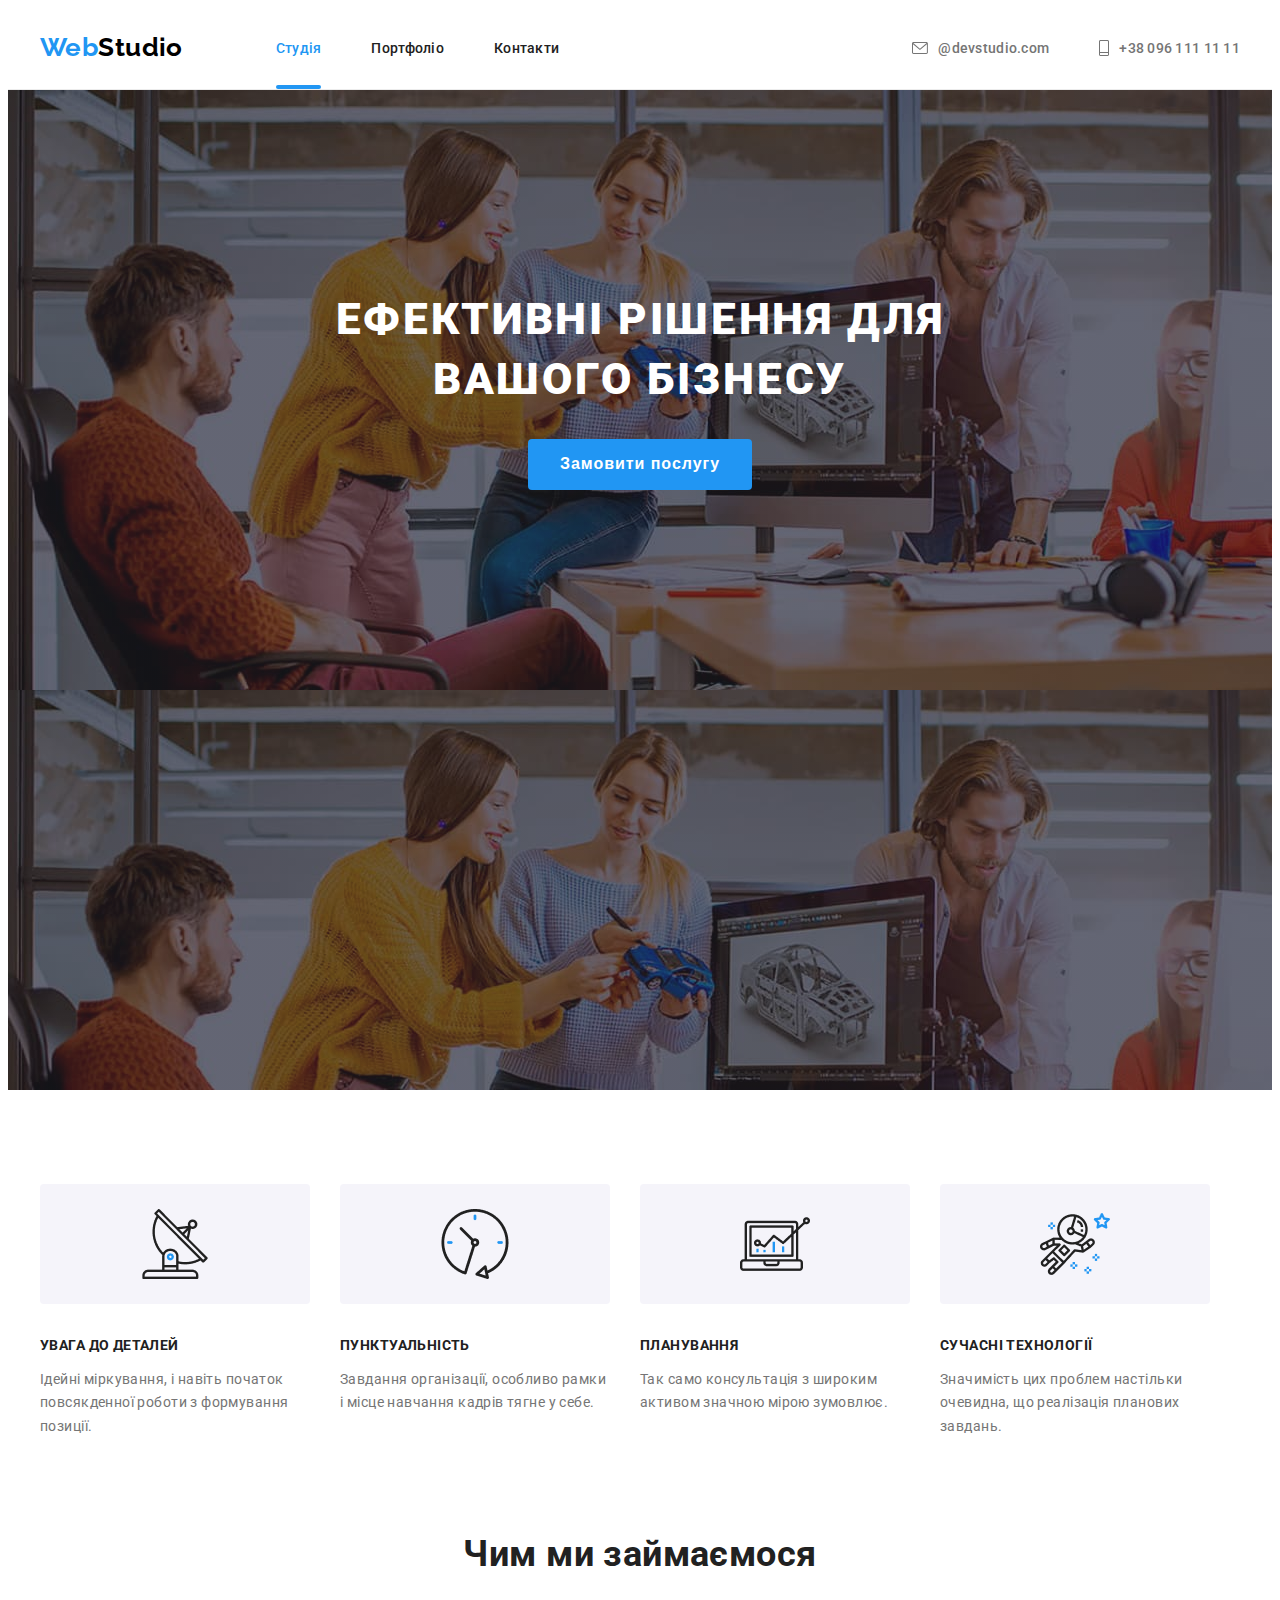
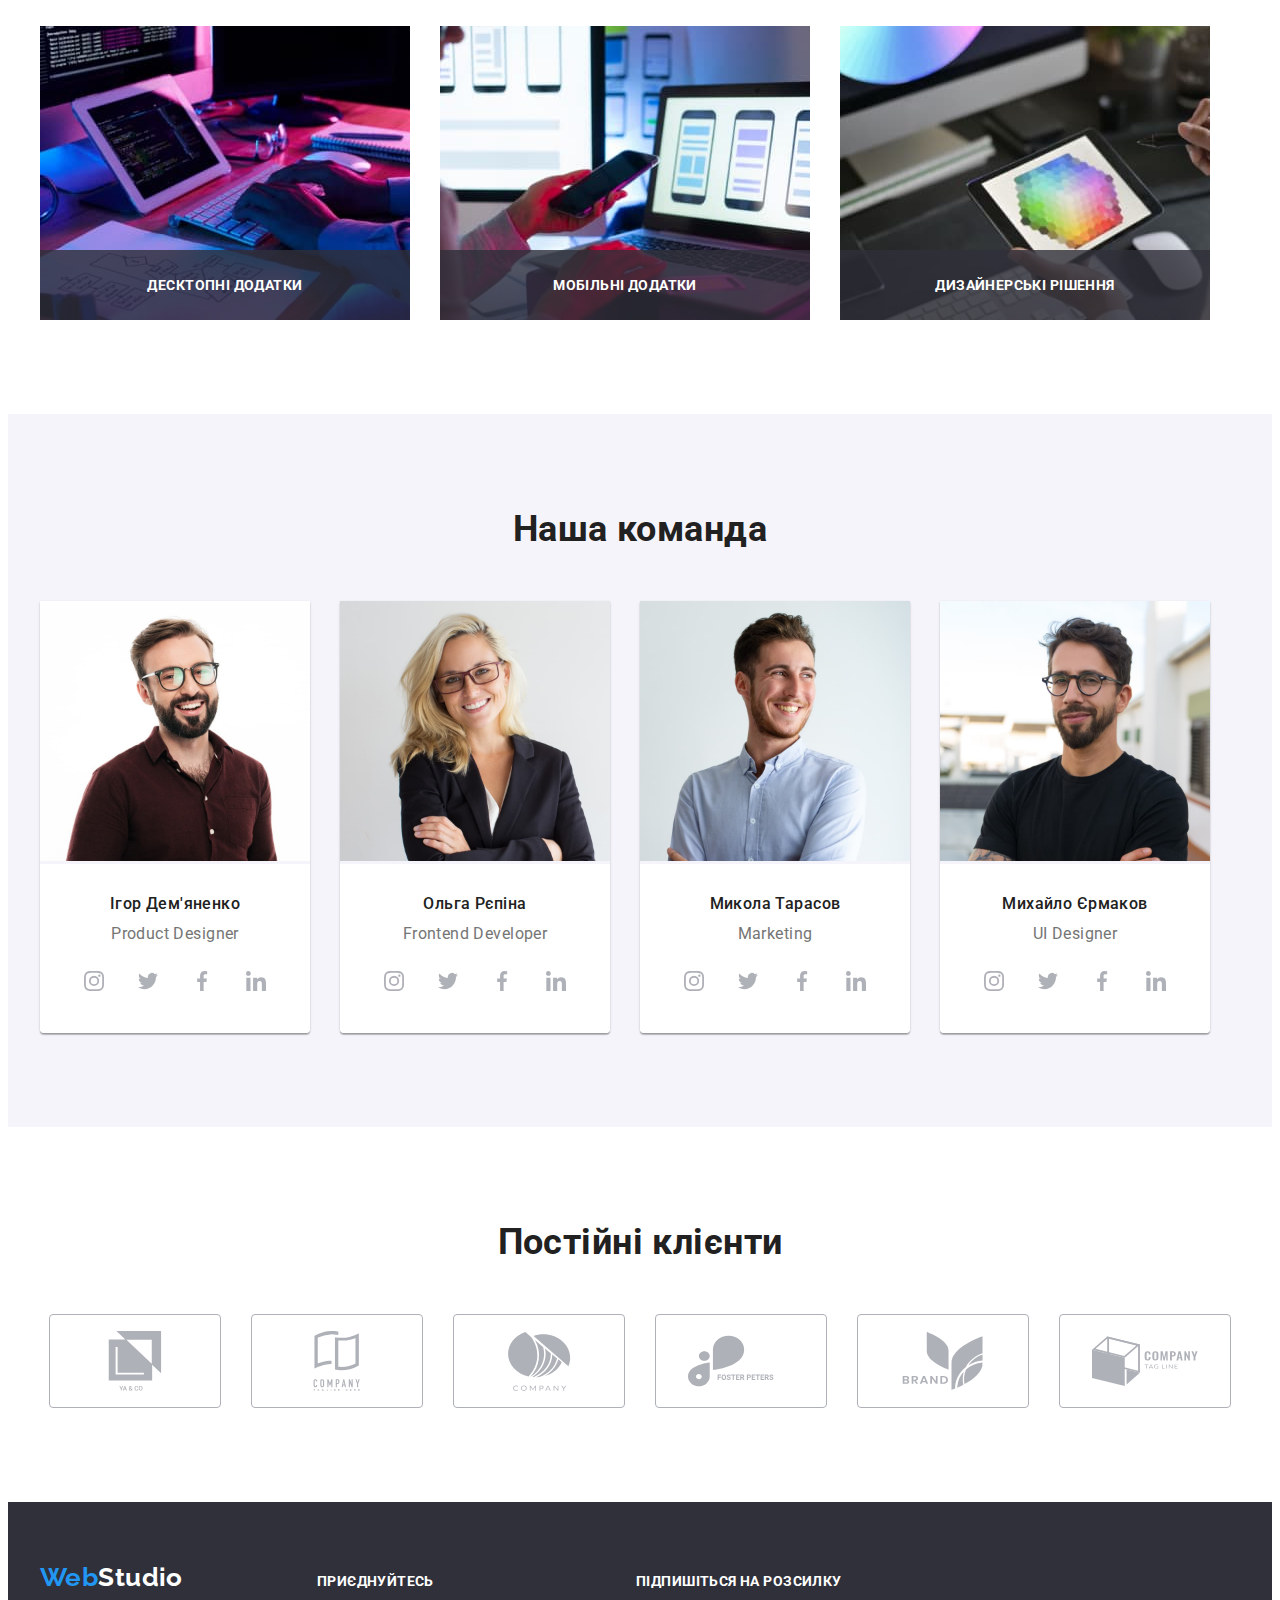
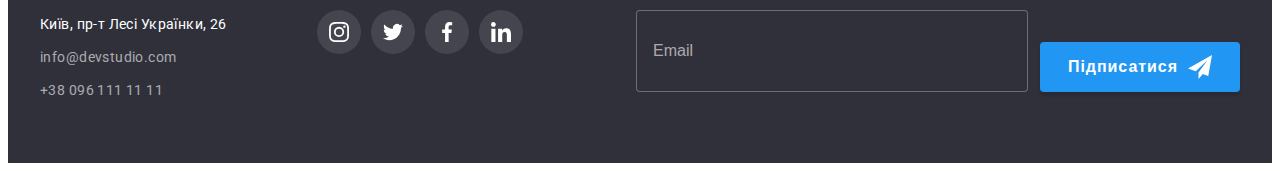
<file: index.html>
<!DOCTYPE html>
<html lang="uk">
  <head>
    <meta charset="UTF-8" />
    <meta http-equiv="X-UA-Compatible" content="IE=edge" />
    <meta name="viewport" content="width=device-width, initial-scale=1.0" />
    <title>WebStudio</title>
    <link
      href="https://fonts.googleapis.com/css2?family=Raleway:wght@700&family=Roboto:wght@400;500;700;900&display=swap"
      rel="stylesheet"
    />
    <link
      rel="stylesheet"
      href="https://cdnjs.cloudflare.com/ajax/libs/modern-normalize/1.1.0/modern-normalize.min.css"
      integrity="sha512-wpPYUAdjBVSE4KJnH1VR1HeZfpl1ub8YT/NKx4PuQ5NmX2tKuGu6U/JRp5y+Y8XG2tV+wKQpNHVUX03MfMFn9Q=="
      crossorigin="anonymous"
      referrerpolicy="no-referrer"
    />
    <link rel="stylesheet" href="./css/main.min.css"/>
    <link rel="stylesheet" href="./css/styles.css" />
  </head>
  <!-- Контент -->
  <body>
    <header>
      <!-- навігвція -->
      <div class="container container--flex">
        <nav class="nav">
          <!-- Logo -->
          <a href="" class="logo logo--padding"
            ><span class="logo__span">Web</span>Studio
          </a>

          <ul class="page-site">
            <li class="page-site__item"><a href="" class="page-site__link current">Студія</a></li>
            <li class="page-site__item">
              <a href="./portfolio.html" class="page-site__link">Портфоліо</a>
            </li>
            <li class="page-site__item"><a href="" class="page-site__link">Контакти</a></li>
          </ul>
        </nav>

        <ul class="contact">
          <li class="contact__item">
            <a href="mailto:info@devstudio.com" class="contact__link">
              <svg class="contact__icon" width="16" height="12">
                <use href="./images/decoration-img/icons.svg#icon-mail"></use>
              </svg>

              <span>@devstudio.com</span></a
            >
          </li>
          <li class="contact__item">
            <a href="tel:+380961111111" class="contact__link">
              <svg class="contact__icon" width="10" height="16">
                <use href="./images/decoration-img/icons.svg#icon-phone"></use>
              </svg>
              <span>+38 096 111 11 11</span></a
            >
          </li>
        </ul>
      </div>
    </header>
    <main>

      <!-- hero -->

      <section class="section hero">
        <div class="container">
          <h1 class="hero__title">Ефективні рішення для вашого бізнесу</h1>
          <button type="button" class="hero__button" data-modal-open>
            Замовити послугу
          </button>

          <div class="backdrop is-hidden" data-modal>
            <div class="modal">
              <button class="button-close" data-modal-close>
                <svg class="icon-button-close-black" width="18" height="18">
                  <use
                    href="./images/decoration-img/icons.svg#icon-button-close-black"
                  ></use>
                </svg>
              </button>

              <!-- форма модального вікна  -->

              <form class="form">
                <h2 class="form__title"
                  >Залиште свої дані, ми вам передзвонимо</h2
                >
                <label class="form__label">
                  Ім'я
                  <input type="name" class="form__intup" />
                  <svg class="form__icon" width="18" height="18">
                    <use
                      href="./images/decoration-img/icons.svg#icon-person-form"
                    ></use>
                  </svg>
                </label>
                <label class="form__label">
                  Телефон
                  <input type="text" class="form__intup" />
                  <svg class="form__icon" width="18" height="18">
                    <use
                      href="./images/decoration-img/icons.svg#icon-phone-form"
                    ></use>
                  </svg>
                </label>
                <label class="form__label">
                  Пошта
                  <input type="mail" class="form__intup" />
                  <svg class="form__icon" width="18" height="18">
                    <use
                      href="./images/decoration-img/icons.svg#icon-email-form"
                    ></use>
                  </svg>
                </label>
                <label class="form__label form__label--margin-padding">
                  Коментар
                  <textarea
                    name="coment-form"
                    cols="30"
                    rows="10"
                    class="form__textarea"
                    placeholder="Введіть текст"
                  ></textarea>
                </label>

                <label class="checkbox">
                  <input
                    type="checkbox"
                    class="checkbox__input"
                    name="checkbox"
                  />
                  <svg class="checkbox__icon" width="16" height="15">
                    <use
                      href="./images/decoration-img/icons.svg#icon-check"
                    ></use>
                  </svg>
                  Погоджуюся з розсилкою та приймаю
                  <a href="" class="checkbox__link"> Умови договору</a>
                </label>
                <button type="submit" class="form__button">Відправити</button>
              </form>
            </div>
          </div>
        </div>
      </section>

      <!-- Переваги компанії -->

      <section class="section advantage">
        <div class="container">
          <!-- Цей заголовок буде схований з допомогою CSS -->
          <h2 class="advantage__title visually-hidden">
            Переваги компанії WebStudio
          </h2>
          <ul class="advantage__list">
            <li class="advantage__item advantage__item--icon-antena">
              <h3 class="advantage__subtitle">Увага до деталей</h3>
              <p class="advantage__text">
                Ідейні міркування, і навіть початок повсякденної роботи з
                формування позиції.
              </p>
            </li>
            <li class="advantage__item advantage__item--icon-clock">
              <h3 class="advantage__subtitle">Пунктуальність</h3>
              <p class="advantage__text">
                Завдання організації, особливо рамки і місце навчання кадрів
                тягне у себе.
              </p>
            </li>
            <li class="advantage__item advantage__item--icon-diagram">
              <h3 class="advantage__subtitle">Планування</h3>
              <p class="advantage__text">
                Так само консультація з широким активом значною мірою зумовлює.
              </p>
            </li>
            <li class="advantage__item advantage__item--icon-astronautz">
              <h3 class="advantage__subtitle">Сучасні технології</h3>
              <p class="advantage__text">
                Значимість цих проблем настільки очевидна, що реалізація
                планових завдань.
              </p>
            </li>
          </ul>
        </div>
      </section>

      <!-- чим ми займаємося (картинки) -->

      <section class="section section-project">
        <div class="container">
          <h2 class="section-project__title">
            Чим ми займаємося
          </h2>
          <ul class="section-project__list">
            <li class="section-project__item">
              <div class="section-project__wraper">
                <img
                  class="section-project__img"
                  src="./images/other/computer.jpg"
                  alt="Комп'ютер"
                  width="370"
                  height="294"
                />
                <p class="section-project__text">Десктопні додатки</p>
              </div>
            </li>
            <li class="section-project__item">
              <div class="section-project__wraper">
                <img
                  class="section-project__img"
                  src="./images/other/phone.jpg"
                  alt="Телефон"
                  width="370"
                  height="294"                 
                />
                <p class="section-project__text">Мобільні додатки</p>
              </div>
            </li>
            <li class="section-project__item">
              <div class="section-project__wraper">
                <img
                  class="section-project__img"
                  src="./images/other/table.jpg"
                  alt="Планшетний комп'ютер"
                  width="370"
                  height="294"
                />
                <p class="section-project__text">Дизайнерські рішення</p>
              </div>
            </li>
          </ul>
        </div>
      </section>

      <!-- команда працівників -->

      <section class="section section-staff section-staff--background-color">
        <div class="container">
          <h2 class="section-staff__title">Наша команда</h2>
          <ul class="section-staff__list">
            <li class="section-staff__item">
              <img
                src="./images/staff/ihor.jpg"
                alt="Ігор Дем'яненко"
                width="270"
                height="260"
              />
              <div class="section-staff__wraper">
                <h3 class="section-staff__subtitle">Ігор Дем'яненко</h3>
                <p class="section-staff__name" lang="en">Product Designer</p>
                <ul class="social-network">
                  <li class="social-network__item">
                    <a
                      href="http://instagram"
                      target="_blank"
                      rel="noopener noreferrer nofollow"
                      class="social-network__link social-network__link--color"
                    >
                      <svg class="social-network__icon" width="20" height="20">
                        <use
                          href="./images/decoration-img/icons.svg#icon-instagram"
                        ></use>
                      </svg>
                    </a>
                  </li>
                  <li class="social-network__item">
                    <a
                      href="http://twitter"
                      target="_blank"
                      rel="noopener noreferrer nofollow"
                      class="social-network__link social-network__link--color"
                    >
                      <svg class="social-network__icon" width="20px" height="20px">
                        <use
                          href="./images/decoration-img/icons.svg#icon-twitter"
                        ></use>
                      </svg>
                    </a>
                  </li>
                  <li class="social-network__item">
                    <a
                      href="http://facebook"
                      target="_blank"
                      rel="noopener noreferrer nofollow"
                      class="social-network__link social-network__link--color"
                    >
                      <svg class="social-network__icon" width="20px" height="20px">
                        <use
                          href="./images/decoration-img/icons.svg#icon-facebook"
                        ></use>
                      </svg>
                    </a>
                  </li>
                  <li class="social-network__item">
                    <a
                      href="http://linkedin"
                      target="_blank"
                      rel="noopener noreferrer nofollow"
                      class="social-network__link social-network__link--color"
                    >
                      <svg class="social-network__icon" width="20px" height="20px">
                        <use
                          href="./images/decoration-img/icons.svg#icon-linkedin"
                        ></use>
                      </svg>
                    </a>
                  </li>
                </ul>
              </div>
            </li>
            <li class="section-staff__item">
              <img
                src="./images/staff/olha.jpg"
                alt="Фото Ольга Рєпіна"
                width="270"
                height="260"
              />
              <div class="section-staff__wraper">
                <h3 class="section-staff__subtitle">Ольга Рєпіна</h3>
                <p class="section-staff__name" lang="en">Frontend Developer</p>
                <ul class="social-network">
                  <li class="social-network__item">
                    <a
                      href="http://instagram"
                      target="_blank"
                      rel="noopener noreferrer nofollow"
                      class="social-network__link social-network__link--color"
                    >
                      <svg class="social-network__icon" width="20" height="20">
                        <use
                          href="./images/decoration-img/icons.svg#icon-instagram"
                        ></use>
                      </svg>
                    </a>
                  </li>
                  <li class="social-network__item">
                    <a
                      href="http://twitter"
                      target="_blank"
                      rel="noopener noreferrer nofollow"
                      class="social-network__link social-network__link--color"
                    >
                      <svg class="social-network__icon" width="20px" height="20px">
                        <use
                          href="./images/decoration-img/icons.svg#icon-twitter"
                        ></use>
                      </svg>
                    </a>
                  </li>
                  <li class="social-network__item">
                    <a
                      href="http://facebook"
                      target="_blank"
                      rel="noopener noreferrer nofollow"
                      class="social-network__link social-network__link--color"
                    >
                      <svg class="social-network__icon" width="20px" height="20px">
                        <use
                          href="./images/decoration-img/icons.svg#icon-facebook"
                        ></use>
                      </svg>
                    </a>
                  </li>
                  <li class="social-network__item">
                    <a
                      href="http://linkedin"
                      target="_blank"
                      rel="noopener noreferrer nofollow"
                      class="social-network__link social-network__link--color"
                    >
                      <svg class="social-network__icon" width="20px" height="20px">
                        <use
                          href="./images/decoration-img/icons.svg#icon-linkedin"
                        ></use>
                      </svg>
                    </a>
                  </li>
                </ul>
              </div>
            </li>
            <li class="section-staff__item">
              <img
                src="./images/staff/mykola.jpg"
                alt="Фото Микола Тарасов"
                width="270"
                height="260"
              />
              <div class="section-staff__wraper">
                <h3 class="section-staff__subtitle">Микола Тарасов</h3>
                <p class="section-staff__name" lang="en">Marketing</p>
                <ul class="social-network">
                  <li class="social-network__item">
                    <a
                      href="http://instagram"
                      target="_blank"
                      rel="noopener noreferrer nofollow"
                      class="social-network__link social-network__link--color"
                    >
                      <svg class="social-network__icon" width="20" height="20">
                        <use
                          href="./images/decoration-img/icons.svg#icon-instagram"
                        ></use>
                      </svg>
                    </a>
                  </li>
                  <li class="social-network__item">
                    <a
                      href="http://twitter"
                      target="_blank"
                      rel="noopener noreferrer nofollow"
                      class="social-network__link social-network__link--color"
                    >
                      <svg class="social-network__icon" width="20px" height="20px">
                        <use
                          href="./images/decoration-img/icons.svg#icon-twitter"
                        ></use>
                      </svg>
                    </a>
                  </li>
                  <li class="social-network__item">
                    <a
                      href="http://facebook"
                      target="_blank"
                      rel="noopener noreferrer nofollow"
                      class="social-network__link social-network__link--color"
                    >
                      <svg class="social-network__icon" width="20px" height="20px">
                        <use
                          href="./images/decoration-img/icons.svg#icon-facebook"
                        ></use>
                      </svg>
                    </a>
                  </li>

                  <li class="social-network__item">
                    <a
                      href="http://linkedin"
                      target="_blank"
                      rel="noopener noreferrer nofollow"
                      class="social-network__link social-network__link--color"
                    >
                      <svg class="social-network__icon" width="20px" height="20px">
                        <use
                          href="./images/decoration-img/icons.svg#icon-linkedin"
                        ></use>
                      </svg>
                    </a>
                  </li>
                </ul>
              </div>
            </li>
            <li class="section-staff__item">
              <img
                src="./images/staff/mykhailo.jpg"
                alt="Фото Михайло Єрмаков"
                width="270"
                height="260"
              />
              <div class="section-staff__wraper">
                <h3 class="section-staff__subtitle">Михайло Єрмаков</h3>
                <p class="section-staff__name" lang="en">UI Designer</p>
                <ul class="social-network">
                  <li class="social-network__item">
                    <a
                      href="http://instagram"
                      target="_blank"
                      rel="noopener noreferrer nofollow"
                      class="social-network__link social-network__link--color"
                    >
                      <svg class="social-network__icon" width="20" height="20">
                        <use
                          href="./images/decoration-img/icons.svg#icon-instagram"
                        ></use>
                      </svg>
                    </a>
                  </li>
                  <li class="social-network__item">
                    <a
                      href="http://twitter"
                      target="_blank"
                      rel="noopener noreferrer nofollow"
                      class="social-network__link social-network__link--color"
                    >
                      <svg class="social-network__icon" width="20px" height="20px">
                        <use
                          href="./images/decoration-img/icons.svg#icon-twitter"
                        ></use>
                      </svg>
                    </a>
                  </li>
                  <li class="social-network__item">
                    <a
                      href="http://facebook"
                      target="_blank"
                      rel="noopener noreferrer nofollow"
                      class="social-network__link social-network__link--color"
                    >
                      <svg class="social-network__icon" width="20px" height="20px">
                        <use
                          href="./images/decoration-img/icons.svg#icon-facebook"
                        ></use>
                      </svg>
                    </a>
                  </li>

                  <li class="social-network__item">
                    <a
                      href="http://linkedin"
                      target="_blank"
                      rel="noopener noreferrer nofollow"
                      class="social-network__link social-network__link--color"
                    >
                      <svg class="social-network__icon" width="20px" height="20px">
                        <use
                          href="./images/decoration-img/icons.svg#icon-linkedin"
                        ></use>
                      </svg>
                    </a>
                  </li>
                </ul>
              </div>
            </li>
          </ul>
        </div>
      </section>

      <!-- Our Customers -->

      <section class="section customer">
        <div class="container">
          <h2 class="customer__title">Постійні клієнти</h2>
          <ul class="customer__list">
            <li class="customer__item">
              <a href="" class="customer__link">
                <svg class="customer__logo" width="106" height="60">
                  <use
                    href="./images/decoration-img/icons.svg#icon-ya-co"
                  ></use>
                  </svg              ></a>
            </li>
            <li class="customer__item">
              <a href="" class="customer__link">
                <svg class="customer__logo" width="106" height="60">
                  <use
                    href="./images/decoration-img/icons.svg#icon-company-tagline"
                  ></use>
                </svg>
              </a>
            </li>
            <li class="customer__item">
              <a href="" class="customer__link">
                <svg class="customer__logo" width="106" height="60">
                  <use
                    href="./images/decoration-img/icons.svg#icon-company"
                  ></use>
                </svg>
              </a>
            </li>
            <li class="customer__item">
              <a href="" class="customer__link">
                <svg class="customer__logo" width="106" height="60">
                  <use
                    href="./images/decoration-img/icons.svg#icon-foster-peters"
                  ></use>
                </svg>
              </a>
            </li>
            <li class="customer__item">
              <a href="" class="customer__link">
                <svg class="customer__logo" width="106" height="60">
                  <use
                    href="./images/decoration-img/icons.svg#icon-brand"
                  ></use>
                </svg>
              </a>
            </li>
            <li class="customer__item">
              <a href="" class="customer__link">
                <svg class="customer__logo" width="106" height="60">
                  <use
                    href="./images/decoration-img/icons.svg#icon-company-tag"
                  ></use>
                </svg>
              </a>
            </li>
          </ul>
        </div>
      </section>
    </main>

    <!-- ===============футер============ -->

    <footer class="footer">
      <div class="container footer-flex">
        <div class="footer-info">
          <a href="" class="logo logo--color"
            ><span class="logo__span">Web</span>Studio</a
          >
          <address class="address">
            <a
              href="http://surl.li/bjvcs"
              target="_blank"
              rel="noopener noreferrer nofollow"
              class="address__post"
            >
              Київ, пр-т Лесі Українки, 26</a
            >
            <a href="mailto:info@devstudio.com" class="address__contact"
              >info@devstudio.com</a
            >
            <a href="tel:+380961111111" class="address__contact"
              >+38 096 111 11 11</a
            >
          </address>
        </div>
        <div class="footer__social-network">
          <h2 class="footer__title">приєднуйтесь</h2>
          <ul class="social-network">
            <li class="social-network__item social-network__item--background" >
              <a
                href="http://instagram.com"
                target="_blank"
                rel="noopener noreferrer nofollow"
                class="social-network__link social-network__link--fill"
              >
                <svg width="20px" height="20px">
                  <use
                    href="./images/decoration-img/icons.svg#icon-instagram"
                  ></use>
                </svg>
              </a>
            </li>
            <li class="social-network__item social-network__item--background" >
              <a
                href="http://twitter"
                target="_blank"
                rel="noopener noreferrer nofollow"
                class="social-network__link social-network__link--fill"
              >
                <svg width="20px" height="20px">
                  <use
                    href="./images/decoration-img/icons.svg#icon-twitter"
                  ></use>
                </svg>
              </a>
            </li>
            <li class="social-network__item social-network__item--background" >
              <a
                href="http://facebook"
                target="_blank"
                rel="noopener noreferrer nofollow"
                class="social-network__link social-network__link--fill"
              >
                <svg width="20px" height="20px">
                  <use
                    href="./images/decoration-img/icons.svg#icon-facebook"
                  ></use>
                </svg>
              </a>
            </li>
            <li class="social-network__item social-network__item--background" >
              <a
                href="http://linkedin"
                target="_blank"
                rel="noopener noreferrer nofollow"
                class="social-network__link social-network__link--fill"
              >
                <svg width="20px" height="20px">
                  <use
                    href="./images/decoration-img/icons.svg#icon-linkedin"
                  ></use>
                </svg>
              </a>
            </li>
          </ul>
        </div>

        <form class="footer-form">
          <label for="footer-mail" class="footer-form__label">
            Підпишіться на розсилку</label
          >
          <div class="footer-form__wraper">
            <input
              type="mail"
              id="footer-mail"
              class="footer-form__input"
              name="email"
              placeholder="Email"
            />
            <button type="submit" class="footer-form__button">
              <span>Підписатися </span>
              <svg class="footer-form__icon" width="24" height="24">
                <use
                  href="./images/decoration-img/icons.svg#icon-send-footer"
                ></use>
              </svg>
            </button>
          </div>
        </form>
      </div>
    </footer>
    <script src="./js/modal.js"></script>
  </body>
</html>
</file>
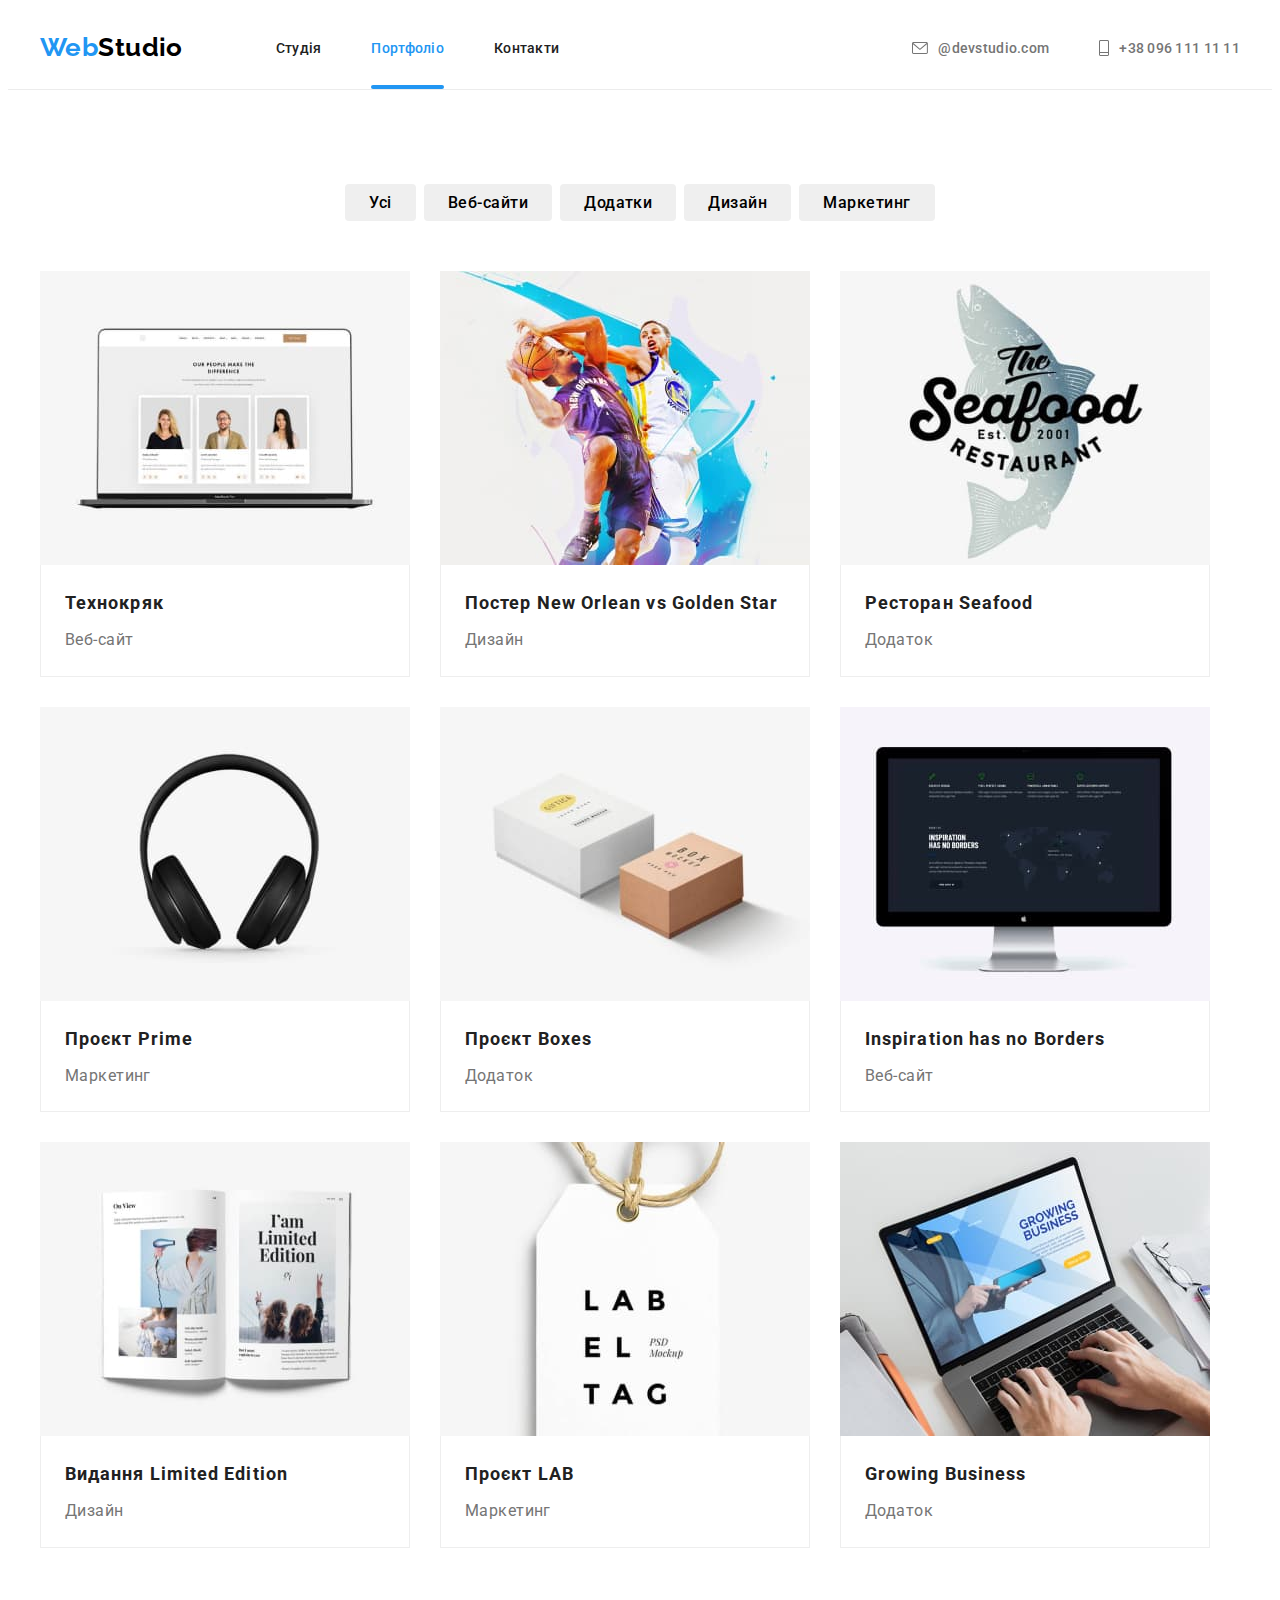
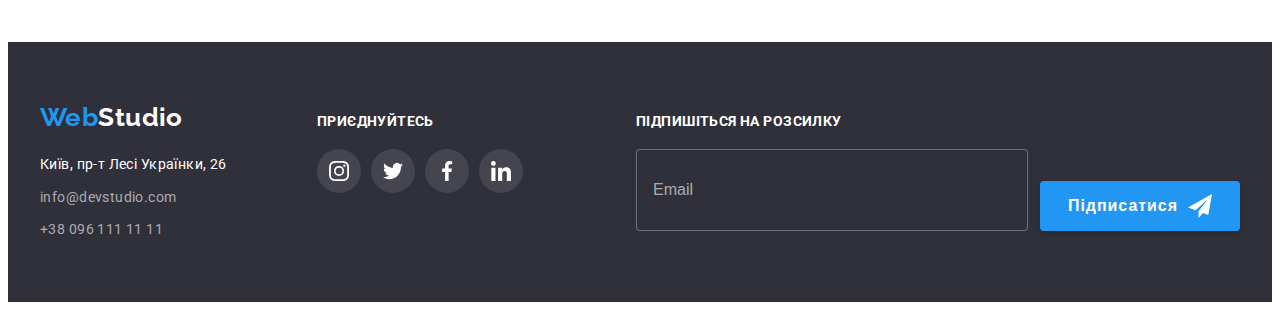
<file: portfolio.html>
<!DOCTYPE html>
<html lang="uk">
  <head>
    <meta charset="UTF-8" />
    <meta http-equiv="X-UA-Compatible" content="IE=edge" />
    <meta name="viewport" content="width=device-width, initial-scale=1.0" />
    <title>WebStudio</title>
    <link
      href="https://fonts.googleapis.com/css2?family=Raleway:wght@700&family=Roboto:wght@400;500;700;900&display=swap"
      rel="stylesheet"
    />
    <link
      rel="stylesheet"
      href="https://cdnjs.cloudflare.com/ajax/libs/modern-normalize/1.1.0/modern-normalize.min.css"
      integrity="sha512-wpPYUAdjBVSE4KJnH1VR1HeZfpl1ub8YT/NKx4PuQ5NmX2tKuGu6U/JRp5y+Y8XG2tV+wKQpNHVUX03MfMFn9Q=="
      crossorigin="anonymous"
      referrerpolicy="no-referrer"
    />
    <link rel="stylesheet" href="./css/main.min.css"/>
    <link rel="stylesheet" href="./css/styles.css" />
  </head>
  <!-- Контент -->
  <body>
    <header>
      <!-- навігвція -->
      <div class="container container--flex">
        <nav class="nav">
          <!-- Logo -->
          <a href="" class="logo logo--padding"
            ><span class="logo__span">Web</span>Studio
          </a>

          <ul class="page-site">
            <li class="page-site__item"><a href="./index.html" class="page-site__link ">Студія</a></li>
            <li class="page-site__item">
              <a href="" class="page-site__link current">Портфоліо</a>
            </li>
            <li class="page-site__item"><a href="" class="page-site__link">Контакти</a></li>
          </ul>
        </nav>

        <ul class="contact">
          <li class="contact__item">
            <a href="mailto:info@devstudio.com" class="contact__link">
              <svg class="contact__icon" width="16" height="12">
                <use href="./images/decoration-img/icons.svg#icon-mail"></use>
              </svg>

              <span>@devstudio.com</span></a
            >
          </li>
          <li class="contact__item">
            <a href="tel:+380961111111" class="contact__link">
              <svg class="contact__icon" width="10" height="16">
                <use href="./images/decoration-img/icons.svg#icon-phone"></use>
              </svg>
              <span>+38 096 111 11 11</span></a
            >
          </li>
        </ul>
      </div>
    </header>
    <!--унікальний контент -->
    <main>
      <!-- фільтр контента -->
      <section class="section">
        <div class="container">
          <ul class="filter">
            <li class="filter__item">
              <button type="button" class="filter__btn">Усі</button>
            </li>
            <li class="filter__item">
              <button type="button" class="filter__btn">Веб-сайти</button>
            </li>
            <li class="filter__item">
              <button type="button" class="filter__btn">Додатки</button>
            </li>
            <li class="filter__item">
              <button type="button" class="filter__btn">Дизайн</button>
            </li>
            <li class="filter__item">
              <button type="button" class="filter__btn">Маркетинг</button>
            </li>
          </ul>

          <!-- Проєкти -->

          <h1 class="examples-project visually-hidden">Наші проєкти</h1>

          <ul class="examples-project__list">
            <li class="examples-project__item">
              <a href="" class="examples-project__link">

              <div class="examples-project__thumb">
                <img class="examples-project__img"
                  src="./images/progects/tehnocratia.jpg"
                  alt="Технокряк"
                  width="370"
                  height="294"
                />
                <div class="examples-project__overlay">
                  <p class="examples-project__text">
                    Ресурс пропонує комплексні пропозиції з різним рівнем
                    функціоналу та сервісів. Все це дозволить відвідувачу
                    отримати вичерпні відомості про компанію чи приватну особу.
                  </p>
                </div>
              </div>
              <div class="examples-project__wraper">
                <h3 class="examples-project__subtitle">Технокряк</h3>
                <p class="examples-project__desc">Веб-сайт</p>
              </div>
            </a>
            </li>
            <li class="examples-project__item">
              <a href="" class="examples-project__link">

              <div class="examples-project__thumb">
                <img class="examples-project__img" 
                  src="./images/progects/basketball.jpg"
                  alt="Постер"
                  width="370"
                  height="294"
                />
                <div class="examples-project__overlay">
                  <p class="examples-project__text">
                    Ресурс пропонує комплексні пропозиції з різним рівнем
                    функціоналу та сервісів. Все це дозволить відвідувачу
                    отримати вичерпні відомості про компанію чи приватну особу.
                  </p>
                </div>
              </div>

              <div class="examples-project__wraper">
                <h3 class="examples-project__subtitle">
                  Постер New Orlean vs Golden Star
                </h3>
                <p class="examples-project__desc">Дизайн</p>
              </div>
              </a>
            </li>
            <li class="examples-project__item">
              <a href="" class="examples-project__link">

              <div class="examples-project__thumb">
                <img class="examples-project__img"
                  src="./images/progects/restoran-sea-food.jpg"
                  alt="Ресторан"
                  width="370"
                  height="294"
                />
                <div class="examples-project__overlay">
                  <p class="examples-project__text">
                    Ресурс пропонує комплексні пропозиції з різним рівнем
                    функціоналу та сервісів. Все це дозволить відвідувачу
                    отримати вичерпні відомості про компанію чи приватну особу.
                  </p>
                </div>
              </div>

              <div class="examples-project__wraper">
                <h3 class="examples-project__subtitle">Ресторан Seafood</h3>
                <p class="examples-project__desc">Додаток</p>
              </div>
              </a>
            </li>
            <li class="examples-project__item">
              <a href="" class="examples-project__link">

              <div class="examples-project__thumb">
                <img class="examples-project__img"
                  src="./images/progects/prime-progect.jpg"
                  alt="Проєкт"
                  width="370"
                  height="294"
                />
                <div class="examples-project__overlay">
                  <p class="examples-project__text">
                    Ресурс пропонує комплексні пропозиції з різним рівнем
                    функціоналу та сервісів. Все це дозволить відвідувачу
                    отримати вичерпні відомості про компанію чи приватну особу.
                  </p>
                </div>
              </div>

              <div class="examples-project__wraper">
                <h3 class="examples-project__subtitle">Проєкт Prime</h3>
                <p class="examples-project__desc">Маркетинг</p>
              </div>
              </a>
            </li>
            <li class="examples-project__item">
              <a href="" class="examples-project__link">

              <div class="examples-project__thumb">
                <img class="examples-project__img"
                  src="./images/progects/boxes-progect.jpg"
                  alt="Проєкт"
                  width="370"
                  height="294"
                />
                <div class="examples-project__overlay">
                  <p class="examples-project__text">
                    Ресурс пропонує комплексні пропозиції з різним рівнем
                    функціоналу та сервісів. Все це дозволить відвідувачу
                    отримати вичерпні відомості про компанію чи приватну особу.
                  </p>
                </div>
              </div>

              <div class="examples-project__wraper">
                <h3 class="examples-project__subtitle">Проєкт Boxes</h3>
                <p class="examples-project__desc">Додаток</p>
              </div>
              </a>
            </li>
            <li class="examples-project__item">
              <a href="" class="examples-project__link">

              <div class="examples-project__thumb">
                <img class="examples-project__img"
                  src="./images/progects/inspiration-has-no-borders.jpg"
                  alt="Веб-сайт"
                  width="370"
                  height="294"
                />
                <div class="examples-project__overlay">
                  <p class="examples-project__text">
                    Ресурс пропонує комплексні пропозиції з різним рівнем
                    функціоналу та сервісів. Все це дозволить відвідувачу
                    отримати вичерпні відомості про компанію чи приватну особу.
                  </p>
                </div>
              </div>

              <div class="examples-project__wraper">
                <h3 lang="en" class="examples-project__subtitle">
                  Inspiration has no Borders
                </h3>
                <p class="examples-project__desc">Веб-сайт</p>
              </div>
              </a>
            </li>
            <li class="examples-project__item">
              <a href="" class="examples-project__link">

              <div class="examples-project__thumb">
                <img class="examples-project__img"
                  src="./images/progects/limited-edition.jpg"
                  alt="Видання"
                  width="370"
                  height="294"
                />
                <div class="examples-project__overlay">
                  <p class="examples-project__text">
                    Ресурс пропонує комплексні пропозиції з різним рівнем
                    функціоналу та сервісів. Все це дозволить відвідувачу
                    отримати вичерпні відомості про компанію чи приватну особу.
                  </p>
                </div>
              </div>

              <div class="examples-project__wraper">
                <h3 class="examples-project__subtitle">Видання Limited Edition</h3>
                <p class="examples-project__desc">Дизайн</p>
              </div>
              </a>
            </li>
            <li class="examples-project__item">
              <a href="" class="examples-project__link">

              <div class="examples-project__thumb">
                <img class="examples-project__img"
                  src="./images/progects/lab-progect.jpg"
                  alt="Проєкт"
                  width="370"
                  height="294"
                />
                <div class="examples-project__overlay">
                  <p class="examples-project__text">
                    Ресурс пропонує комплексні пропозиції з різним рівнем
                    функціоналу та сервісів. Все це дозволить відвідувачу
                    отримати вичерпні відомості про компанію чи приватну особу.
                  </p>
                </div>
              </div>

              <div class="examples-project__wraper">
                <h3 class="examples-project__subtitle">Проєкт LAB</h3>
                <p class="examples-project__desc">Маркетинг</p>
              </div>
              </a>
            </li>
            <li class="examples-project__item">
              <a href="" class="examples-project__link">

              <div class="examples-project__thumb">
                <img class="examples-project__img"
                  src="./images/progects/growing-business-progect.jpg"
                  alt="Зростаючий бізнес"
                  width="370"
                  height="294"
                />
                <div class="examples-project__overlay">
                  <p class="examples-project__text">
                    Ресурс пропонує комплексні пропозиції з різним рівнем
                    функціоналу та сервісів. Все це дозволить відвідувачу
                    отримати вичерпні відомості про компанію чи приватну особу.
                  </p>
                </div>
              </div>

              <div class="examples-project__wraper">
                <h3 lang="en" class="examples-project__subtitle">Growing Business</h3>
                <p class="examples-project__desc">Додаток</p>
              </div>
              </a>
            </li>
          </ul>
        </div>
      </section>
    </main>

    <!--================================================= -->
    <!-- ===================== Футер==================== -->

    <footer class="footer">
      <div class="container footer-flex">
        <div class="footer-info">
          <a href="" class="logo logo--color"
            ><span class="logo__span">Web</span>Studio</a
          >
          <address class="address">
            <a
              href="http://surl.li/bjvcs"
              target="_blank"
              rel="noopener noreferrer nofollow"
              class="address__post"
            >
              Київ, пр-т Лесі Українки, 26</a
            >
            <a href="mailto:info@devstudio.com" class="address__contact"
              >info@devstudio.com</a
            >
            <a href="tel:+380961111111" class="address__contact"
              >+38 096 111 11 11</a
            >
          </address>
        </div>
        <div class="footer__social-network">
          <h2 class="footer__title">приєднуйтесь</h2>
          <ul class="social-network">
            <li class="social-network__item social-network__item--background" >
              <a
                href="http://instagram.com"
                target="_blank"
                rel="noopener noreferrer nofollow"
                class="social-network__link social-network__link--fill"
              >
                <svg width="20px" height="20px">
                  <use
                    href="./images/decoration-img/icons.svg#icon-instagram"
                  ></use>
                </svg>
              </a>
            </li>
            <li class="social-network__item social-network__item--background" >
              <a
                href="http://twitter"
                target="_blank"
                rel="noopener noreferrer nofollow"
                class="social-network__link social-network__link--fill"
              >
                <svg width="20px" height="20px">
                  <use
                    href="./images/decoration-img/icons.svg#icon-twitter"
                  ></use>
                </svg>
              </a>
            </li>
            <li class="social-network__item social-network__item--background" >
              <a
                href="http://facebook"
                target="_blank"
                rel="noopener noreferrer nofollow"
                class="social-network__link social-network__link--fill"
              >
                <svg width="20px" height="20px">
                  <use
                    href="./images/decoration-img/icons.svg#icon-facebook"
                  ></use>
                </svg>
              </a>
            </li>
            <li class="social-network__item social-network__item--background" >
              <a
                href="http://linkedin"
                target="_blank"
                rel="noopener noreferrer nofollow"
                class="social-network__link social-network__link--fill"
              >
                <svg width="20px" height="20px">
                  <use
                    href="./images/decoration-img/icons.svg#icon-linkedin"
                  ></use>
                </svg>
              </a>
            </li>
          </ul>
        </div>

        <form class="footer-form">
          <label for="footer-mail" class="footer-form__label">
            Підпишіться на розсилку</label
          >
          <div class="footer-form__wraper">
            <input
              type="mail"
              id="footer-mail"
              class="footer-form__input"
              name="email"
              placeholder="Email"
            />
            <button type="submit" class="footer-form__button">
              <span>Підписатися </span>
              <svg class="footer-form__icon" width="24" height="24">
                <use
                  href="./images/decoration-img/icons.svg#icon-send-footer"
                ></use>
              </svg>
            </button>
          </div>
        </form>
      </div>
    </footer>
  </body>
</html>
</file>
<file: css/styles.css>
/* :root {
  --primary-color-text: #757575;
  --secondary-color-text: #212121;
  --tertiary-color-text: #ffffff;
  --fourth-color-text: #000000;
  --primary-background-page: #ffffff;
  --secondary-background-page: #f5f4fa;
  --tertiary-background-page: #2f303a;
  --accent-color: #2196f3;
  --secondary-accent-color: #188ce8;
  --primary-color-logo: #afb1b8;
  --primary-line-height: 1.2;
  --secondary-line-height: 1.7;
  --primary-font-weight: 500;
  --secondary-font-weight: 700;
  --primary-font-size: 16px;
}  */

/* ===================================================
==============ЗАГАЛЬНІ НАЛАШТУВАННЯ ==================
====================================================== */

/* html {
  box-sizing: border-box;
} */

/* body {
  color: var(--primary-color-text);
  background-color: var(--primary-background-page);
  font-family: Roboto, sans-serif;
  font-size: 14px;
  letter-spacing: 0.03em;
}  */

/* =============================================
==== прибираю підкреслення у всіх посилань =====
================================================ */

/* a {
  text-decoration: none;
}  */

/* ============================================
======= прибираю маркерування списків =========
=============================================== */

/* li {
  list-style-type: none;
}  */

/* ============================================
======== прибираю стандартні ліві падінки =====
=============================================== */

/* ul {
  padding-left: 0px;
} */

/*=============================================
=======  прибираю непотрібні заголовки ========
=============================================== */

/* .visually-hidden {
  position: absolute;
  white-space: nowrap;
  width: 1px;
  height: 1px;
  overflow: hidden;
  border: 0;
  padding: 0;
  clip: rect(0 0 0 0);
  clip-path: inset(50%);
  margin: -1px;
} */

/*========================================
========== підсвітка активної сторінки====
========================================== */

/* .page-site__link.current {
  color: var(--accent-color);
  position: relative;
} */

/*========================================
==== Риска підсвітка активної сторінки====
========================================== */

/* .page-site__link.current::after {
  content: "";
  position: absolute;
  bottom: -1px;
  left: 0;
  display: block;
  width: 100%;
  height: 4px;
  background-color: var(--accent-color);
  border-radius: 2px;
} */

/* ====================================
=============== Кнопки=================
======================================= */
/* .button-item,
.button-activ {
  cursor: pointer;
  font-family: inherit;
} */

/* ================================================
======= Остання дитина без правого марджана =======
=================================================== */

/* .page-site__item:last-child,
.advantage__item:last-child,
.section-project__list:last-child,
.section-staff__item:last-child,
.button-link:last-child,
.contact__item:last-child,
.social-network__item:last-child,
.customer__item:last-child,
.social-page:last-child {
  margin-right: 0px;
} */

/* ===================================
======== Падінги всіх секцій =========
====================================== */

/* .section {
  padding-top: 94px;
  padding-bottom: 94px;
} */

/* ===========================================
===== зміна кольорів при фокусі і ховері =====
==============================================*/

/* .contact__link:hover,
.contact__link:focus,
.address__contact:hover,
.address__contact:focus,
.page-site__link:hover,
.page-site__link:focus {
  color: var(--accent-color);
} */

/* =================================
============== ХЕДЕР ===============
==================================== */
/* 
header {
  border-bottom: 1px solid #ececec;
}
 */
/* .container {
  width: 1200px;
  margin-left: auto;
  margin-right: auto;
  padding-left: 15px;
  padding-right: 15px;
} */

/* .container--flex,
.nav {
  display: flex;
  align-items: center;
} */

/* =========================================
================ НАВІГАЦІЯ =================
============================================ */

/*==============================
=========== Логотип ============
================================ */

/* .logo,
.logo__span {
  color: var(--fourth-color-text);
  font-family: Raleway, sans-serif;
  font-weight: var(--secondary-font-weight);
  font-size: 26px;
  line-height: var(--primary-line-height);
}

.logo__span {
  color: var(--accent-color);
}

.logo {
  display: block;
  padding-top: 24px;
  padding-bottom: 25px;
} */

/* .page-site__link {
  padding-top: 32px;
  padding-bottom: 32px;

  color: var(--secondary-color-text);
  font-weight: var(--primary-font-weight);
  line-height: var(--primary-line-height);
  letter-spacing: 0.02em;

  transition: color 250ms cubic-bezier(0.4, 0, 0.2, 1);
} */

/* .page-site {
  display: flex;
  margin-top: 0px;
  margin-bottom: 0px;
  margin-left: 93px;
  padding-left: 0px;
} */

/* .page-site__item {
  display: block;
  margin-right: 50px;
} */

/* =====================================
=============== Контакти ===============
========================================*/

/* .contact__link {
  display: inline-flex;
  align-items: center;
  justify-content: center;

  padding-top: 32px;
  padding-bottom: 32px;

  color: var(--primary-color-text);
  font-weight: var(--primary-font-weight);
  line-height: var(--primary-line-height);
  letter-spacing: 0.02em;

  transition: color 250ms cubic-bezier(0.4, 0, 0.2, 1);
} */

/* .contact {
  display: flex;
  margin-top: 0px;
  margin-bottom: 0px;
  margin-left: auto;
  padding-left: 0px;
} */

/* .contact__item {
  display: inline-flex;
  align-items: center;
  margin-right: 50px;
} */

/* .contact__icon {
  display: block;
  fill: currentColor;
  margin-right: 10px;
} */

/*  ==========================================
===================== ГЕРОЙ ==================
============================================== */

/* .hero {
  max-width: 1600px;
  height: 600px;
  padding: 200px 0px 200px;
  margin-right: auto;
  margin-left: auto;
  text-align: center;

  background-color: #c4c4c4;

  background-image: linear-gradient(
      to right,
      rgba(47, 48, 58, 0.4),
      rgba(47, 48, 58, 0.4)
    ),
    url("../images/decoration-img/hero.jpg");
} */

/* .hero__title {
  display: block;
  margin-top: 0px;
  margin-bottom: 0px;
  margin-left: auto;
  margin-right: auto;
  width: 696px;

  color: var(--tertiary-color-text);
  font-weight: 900;
  font-size: 44px;
  line-height: 1.36;
  text-align: center;
  letter-spacing: 0.06em;
  text-transform: uppercase;
} */

/* ==========================================
============ Замовити послугу ==============
============================================= */

/* .hero__button {
  display: inline-block;
  padding-top: 8px;
  padding-bottom: 8px;
  padding-left: 30px;
  padding-right: 30px;
  margin-top: 30px;

  color: var(--tertiary-color-text);
  background-color: var(--accent-color);
  font-weight: var(--secondary-font-weight);
  font-size: var(--primary-font-size);
  line-height: 1.9;
  letter-spacing: 0.06em;
  border-radius: 4px;
  border-color: transparent;
  transition: background-color 250ms cubic-bezier(0.4, 0, 0.2, 1);
}

.hero__button:hover,
.hero__button:focus {
  background-color: var(--secondary-accent-color);
} */

/* ==========================================
=============== Модальне вікно ==============
============================================= */

/* .backdrop {
  position: fixed;
  top: 0;
  left: 0;
  z-index: 1;

  width: 100%;
  height: 100%;

  background-color: rgba(0, 0, 0, 0.2);

  opacity: 1;
  transition: opacity 250ms cubic-bezier(0.4, 0, 0.2, 1);
}

.backdrop.is-hidden {
  opacity: 0;
  visibility: hidden;
}

.backdrop.is-hidden .modal {
  transform: translate(-50%, -50%) scale(0.1);
  transition: transform 250ms cubic-bezier(0.4, 0, 0.2, 1),
    visibility 250ms cubic-bezier(0.4, 0, 0.2, 1);
}

.modal {
  position: absolute;
  top: 50%;
  left: 50%;

  min-width: 528px;
  min-height: 581px;
  padding: 40px;

  background-color: var(--primary-background-page);
  box-shadow: 0px 1px 3px rgba(0, 0, 0, 0.12), 0px 1px 1px rgba(0, 0, 0, 0.14),
    0px 2px 1px rgba(0, 0, 0, 0.2);
  border-radius: 4px;

  transform: translate(-50%, -50%) scale(1);
  transition: transform 250ms cubic-bezier(0.4, 0, 0.2, 1);
} */

/* ===================================================
======= Кновка "Закрити" модальне вікно===============
======================================================*/

/* .button-close {
  position: absolute;
  top: 8px;
  right: 8px;

  display: flex;
  align-items: center;
  justify-content: center;

  margin-left: auto;
  width: 30px;
  height: 30px;
  padding: 0px;

  background-color: var(--primary-background-page);
  border-radius: 50%;
  border: 1px solid rgba(0, 0, 0, 0.1);

  transition: fill 250ms cubic-bezier(0.4, 0, 0.2, 1);
}

.button-close:hover,
.button-close:focus {
  fill: var(--accent-color);
} */

/* ====================================
==== Заголовок форми модального вікна =======
=======================================*/

/* .form__title {
  padding-bottom: 12px;
  margin: 0px;

  text-align: center;
  font-weight: var(--secondary-font-weight);
  font-size: 20px;
  letter-spacing: 0.03em;
  color: #212121;
} */

/* ====================================
============== Блоки форми ============
=======================================*/

/* label {
  display: block;
  width: 448px;
  height: auto;
  padding-bottom: 10px;

  text-align: left;
}  */

/* .form__label {
  position: relative;
  display: block;
  width: 448px;
  height: auto;
  padding-bottom: 10px;

  text-align: left;
  font-size: 12px;
  line-height: var(--primary-line-height);
  letter-spacing: 0.01em;
}

.form__label--margin-padding {
  padding-bottom: 0px;
  margin-bottom: 20px;

}

.form__textarea {
  display: block;
  width: 448px;
  height: 120px;

  margin-top: 4px;
  padding: 12px 16px;

  background-color: var(--primary-background-page);
  border: 1px solid rgba(33, 33, 33, 0.2);
  border-radius: 4px;

  resize: none;
} */

/* input {
  height: 40px;
  width: inherit;

  margin-left: auto;
  margin-right: auto;
  margin-top: 4px;

  border: 1px solid rgba(33, 33, 33, 0.2);
  border-radius: 4px;
} */

/* .form__icon {
  position: absolute;
  bottom: 21px;
  left: 15px;
  transition: fill 250ms cubic-bezier(0.4, 0, 0.2, 1);
}

.form__intup:focus + .form__icon,
.form__intup:hover + .form__icon {
  fill: var(--accent-color);
}

.form__intup {
  height: 40px;
  width: inherit;

  margin-left: auto;
  margin-right: auto;
  margin-top: 4px;
  padding-left: 42px;

  border: 1px solid rgba(33, 33, 33, 0.2);
  border-radius: 4px;

  transition: border-color 250ms cubic-bezier(0.4, 0, 0.2, 1);
}

.form__intup:hover {
  border-color: var(--accent-color);
} */

/* ===============================
======== Кастомний чекбокс =======
================================== */

/* .checkbox {
  display: inline-flex;
  width: auto;
  padding-bottom: 0px;
}

.checkbox__input {
  width: 295px;
  height: 20px;
  margin-top: 0px;

  border: transparent;
  -webkit-appearance: none;
  appearance: none;
  position: absolute;
  display: block;
}

.checkbox__link {
  display: block;
  margin-left: 4px;

  color: var(--accent-color);
  text-decoration: underline;
}

.checkbox__icon {
  margin-right: 7px;

  border: 2px solid #212121;
  border-radius: 2px;
  fill: var(--primary-background-page);
}

.checkbox__input:checked + .checkbox__icon {
  fill: var(--accent-color);
  border: transparent;
} */
/* ==================================
====== Кнопка відправки форми =======
===================================== */

/* .form__button {
  display: block;
  width: 200px;
  height: 50px;

  padding: 0px;
  margin-top: 30px;
  margin-left: auto;
  margin-right: auto;

  font-weight: 700;
  font-size: 16px;
  line-height: 30px;
  letter-spacing: 0.06em;
  cursor: pointer;

  color: var(--tertiary-color-text);
  background-color: var(--accent-color);
  box-shadow: 0px 4px 4px rgba(0, 0, 0, 0.15);
  border-color: transparent;
  border-radius: 4px;
  transition: background-color 250ms cubic-bezier(0.4, 0, 0.2, 1);
}

.form__button:hover,
.form__button:focus {
  background-color: var(--secondary-accent-color);
  outline: transparent;
} */
/* ============================================
==================== СЕКЦІЇ ===================
=============================================== */

/*=========== Секція ============
===== "Перевіги компанії"========
================================= */

/* .advantage__list {
  display: flex;
  margin-top: 0px;
  margin-bottom: 0px;
  padding-left: 0px;
}

.advantage__item {
  display: block;
  width: 270px;
  margin-right: 30px;
}


.advantage__item::before {
  content: "";
  display: block;
  height: 120px;
  margin-bottom: 30px;

  background-color: var(--secondary-background-page);
  border-radius: 4px;

  background-position: center;
  background-repeat: no-repeat;
} */

/* =========================================================
============= Зображення до сектції "наші переваги" ========
============================================================ */

/* .advantage__item--icon-antena::before {
  background-image: url(../images/decoration-img/icon-hidden/antenna.png);
}
.advantage__item--icon-clock::before {
  background-image: url(../images/decoration-img/icon-hidden/clock.png);
}
.advantage__item--icon-diagram::before {
  background-image: url(../images/decoration-img/icon-hidden/diagram.png);
}
.advantage__item--icon-astronautz::before {
  background-image: url(../images/decoration-img/icon-hidden/astronautz.png);
}

.advantage__subtitle {
  margin-top: 0px;
  margin-bottom: 0px;

  color: var(--secondary-color-text);
  font-size: 14px;
  font-weight: var(--secondary-font-weight);
  line-height: var(--secondary-line-height);
  text-transform: uppercase;
}

.advantage__text {
  margin-bottom: 0px;
  margin-top: 10px;

  font-weight: 400;
  line-height: var(--secondary-line-height);
} */

/*============================================
======== Секція "чим ми займаємось?" ===========
=============================================*/

/* .section-project {
  padding-top: 0px;
}

.section-project__wraper {
  position: relative;
}

.section-project__text {
  position: absolute;
  bottom: 0;

  display: flex;
  align-items: center;
  justify-content: space-around;
  width: 370px;
  height: 70px;
  margin: 0;

  font-weight: 700;
  font-size: 14px;
  letter-spacing: 0.03em;
  line-height: var(--primary-line-height);
  text-transform: uppercase;

  background-color: rgba(47, 48, 58, 0.8);
  color: var(--tertiary-color-text);
} */

/* .section-project__list {
  display: flex;
  margin-top: 0px;
  margin-bottom: 0px;
  padding-left: 0px;
}

.section-project__item {
  display: block;
  margin-right: 30px;
} */

/*============================================
============ Секція з персоналом =============
==============================================*/

/* .section-project__title,
.section-staff__title,
.customer__title {
  margin-bottom: 50px;
  margin-top: 0px;

  color: var(--secondary-color-text);
  font-weight: var(--secondary-font-weight);
  font-size: 36px;
  line-height: var(--primary-line-height);
  text-align: center;
} */

/* .section-staff--background-color {
  background-color: var(--secondary-background-page);
}


.section-staff__list {
  display: flex;
  padding-left: 0px;
  margin-top: 0px;
  margin-bottom: 0px;
}

.section-staff__item {
  display: block;
  margin-right: 30px;

  border-radius: 0px 0px 4px 4px;
  box-shadow: 0px 1px 3px rgba(0, 0, 0, 0.12), 0px 1px 1px rgba(0, 0, 0, 0.14),
    0px 2px 1px rgba(0, 0, 0, 0.2);
}

.section-staff__wraper {
  padding-top: 30px;
  padding-bottom: 30px;

  background-color: var(--primary-background-page);
  border-radius: inherit;
}

.section-staff__subtitle {
  color: var(--secondary-color-text);
  font-weight: var(--primary-font-weight);
  font-size: var(--primary-font-size);
  line-height: var(--primary-line-height);
  text-align: center;
  margin-top: 0px;
  margin-bottom: 10px;
}

.section-staff__name {
  font-size: var(--primary-font-size);
  line-height: var(--primary-line-height);
  text-align: center;
  margin-top: 0px;
  margin-bottom: 16px;
} */

/* ========================================
========= Соціальні мережі=================
=========================================== */

/* .social-network {
  display: flex;
  justify-content: center;
}

.social-network__item {
  display: inline-flex;
  justify-content: center;
  align-items: center;
  width: 44px;
  height: 44px;
  margin-right: 10px;
  border-radius: 50%;
  color: var(--primary-color-logo);
}

.social-network__link {
  display: flex;
  justify-content: center;
  align-items: center;
  width: inherit;
  height: inherit;

  color: currentColor;
  border-radius: 50%;

  transition: color 250ms cubic-bezier(0.4, 0, 0.2, 1),
    background-color 250ms cubic-bezier(0.4, 0, 0.2, 1);
}

.social-network__link:hover,
.social-network__link:focus {
  background-color: var(--accent-color);
  color: var(--tertiary-color-text);
}

.social-network__link:focus {
  outline: transparent;
}

.social-network__icon {
  fill: currentColor;
} */

/*===========================================
========== Секція "Постійні клієнти" ========
============================================= */

/* .customer__list {
  display: flex;
  justify-content: center;
  margin-top: 0px;
  margin-bottom: 0px;
  padding-left: 0px;
}

.customer__item {
  margin-right: 30px;
}

.customer__link {
  display: flex;
  align-items: center;
  justify-content: center;
  width: 170px;
  height: 92px;

  color: var(--primary-color-logo);
  border: 1px solid #afb1b8;
  border-radius: 4px;
  cursor: pointer;

  transition: color 250ms cubic-bezier(0.4, 0, 0.2, 1),
    border-color 250ms cubic-bezier(0.4, 0, 0.2, 1);
}

.customer__link:hover,
.customer__link:focus {
  border-color: var(--accent-color);
  color: var(--accent-color);
  outline: transparent;
}


.customer__logo {
  fill: currentColor;
} */

/* ==================================================
===================    ФУТЕР   ======================
===================================================== */

/* .footer {
  background-color: var(--tertiary-background-page);
  padding-top: 60px;
  padding-bottom: 60px;
}

.footer-flex {
  display: flex;
  align-items: baseline;
  justify-content: space-between;
}

.footer__title {
  margin-bottom: 20px;
  margin-top: 0px;

  color: var(--primary-background-page);
  font-weight: var(--secondary-font-weight);
  font-size: 14px;
  line-height: var(--primary-line-height);
  text-transform: uppercase;
} */


/* =============================
============= логотип ==========
================================ */
/* .logo-footer,
.logo-span {
  color: var(--tertiary-color-text);
  font-family: Raleway, sans-serif;
  font-weight: var(--secondary-font-weight);
  font-size: 26px;
  line-height: var(--primary-line-height);
}

.logo-footer {
  display: block;
  width: 145px;
}

.logo-span {
  color: var(--accent-color);
} */

/* .address {
  margin-top: 20px;
  font-weight: 400;
  line-height: var(--secondary-line-height);
} */
/*==========================================
================ адреса футера =============
============================================ */

/* .address__post {
  display: block;
  width: 231px;
  margin-bottom: 9px;

  color: var(--tertiary-color-text);
  font-style: normal;
}

.address-post:last-child {
  padding-bottom: 0px;
} */
/*==================================
========== контакти футера =========
==================================== */

/* .address__contact {
  display: block;
  padding-right: 0px;
  width: 231px;
  margin-bottom: 9px;

  color: rgba(255, 255, 255, 0.6);
  font-style: normal;

  transition: color 250ms cubic-bezier(0.4, 0, 0.2, 1);
}

.address__contact:last-child {
  margin-bottom: 0px;
}

.footer-social-network {
  margin-left: 70px;
} */

/*==================================================
======= Заголовок до соціальних мереж футера========
==================================================== */

/*==================================================
=========== Список соціальних мереж футера==========
====================================================*/

/* .social-network {
  display: flex;
  justify-content: center;
  padding-left: 0px;
  margin-top: 0px;
  margin-bottom: 0px;
} */

/* .social-network__link:hover,
.social-network__link:focus {
  background-color: var(--accent-color);
} */

/* .social-network__link {
  display: flex;
  justify-content: center;
  align-items: center;
  width: inherit;
  height: inherit;

  
  border-radius: 50%;

  transition: background-color 250ms cubic-bezier(0.4, 0, 0.2, 1);
} */


/* =============================================
================ Форма футера ==================
================================================ */

/* .footer-form {
  margin-left: 93px;
  padding: 0px;
}

.footer-form__label {
  width: 207px;
  padding: 0px;

  font-weight: var(--secondary-font-weight);
  font-size: 14px;
  line-height: var(--primary-line-height);
  text-transform: uppercase;
  color: var(--tertiary-color-text);
}

.footer-form__input {
  width: 358px;
  height: 50px;

  padding: 15px 16px;
  margin-top: 20px;

  font-size: 16px;
  line-height: 1.3;

  color: rgba(255, 255, 255, 0.6);
  background-color: var(--tertiary-background-page);
  border: 1px solid rgba(255, 255, 255, 0.3);
  border-radius: 4px;
}

.footer-form__input::placeholder {
  font-size: 16px;
  line-height: 20px;
  letter-spacing: 1.3;
  color: rgba(255, 255, 255, 0.6);
}

.footer-form__wraper {
  display: flex;
  align-items: flex-end;
} */

/* =============================================
============== Кнопка футера ===================
================================================ */

/* .footer-form__button {
  display: flex;
  justify-content: center;
  align-items: center;
  margin-left: 12px;

  padding: 0px;
  width: 200px;
  height: 50px;

  font-weight: var(--secondary-font-weight);
  font-size: var(--primary-font-size);
  line-height: 2;
  letter-spacing: 0.06em;
  cursor: pointer;

  color: var(--tertiary-color-text);
  background-color: var(--accent-color);
  box-shadow: 0px 4px 4px rgba(0, 0, 0, 0.15);
  border-radius: 4px;
  border: transparent;
  transition: background-color 250ms cubic-bezier(0.4, 0, 0.2, 1);
}

.footer-form__button:hover,
.footer-form__button:focus {
  background-color: var(--secondary-accent-color);
  outline: none;
}

.footer-form__icon {
  margin-left: 10px;
} */

/* =============================================
============= сторінка "Студія"=================
================================================ */

/* 
.filter {
  display: flex;
  padding-left: 0px;
  margin-top: 0px;
  margin-bottom: 0px;
  margin-right: auto;
  justify-content: center;

  border-radius: 4px;
}

.filter__item {
  display: block;
  margin-right: 8px;
} */

/*==============================================
============ фільтр контента ===================
================================================ */
/* 
.filter__btn {
  padding-top: 4px;
  padding-bottom: 4px;
  padding-left: 22px;
  padding-right: 22px;

  font-weight: var(--primary-font-weight);
  font-size: var(--primary-font-size);
  line-height: 1.6;
  letter-spacing: 0.03em;
  border-color: transparent;
  border-radius: 4px;

  transition: box-shadow 250ms cubic-bezier(0.4, 0, 0.2, 1),
    background-color 250ms cubic-bezier(0.4, 0, 0.2, 1),
    color 250ms cubic-bezier(0.4, 0, 0.2, 1);
}

.filter__btn:hover,
.filter__btn:focus {
  background-color: var(--accent-color);
  color: var(--secondary-background-page);
  box-shadow: 0px 3px 1px rgba(0, 0, 0, 0.1), 0px 1px 2px rgba(0, 0, 0, 0.08),
    0px 2px 2px rgba(0, 0, 0, 0.12);
} */

/*========================================
============== Проєкти ===================
==========================================*/

/* .examples-project__list {
  display: flex;
  flex-wrap: wrap;
  padding-left: 0px;
  margin-top: 50px;
  margin-bottom: 0px;
} */

/* ========================================================
= Відносно цього селектора проходить позиціювання оверлея =
===========================================================*/

/* .examples-project__thumb {
  position: relative;
  overflow: hidden;
} */

/* ========================================================
=========== Посилання на приклади робіт ===================
===========================================================*/
/* 
.examples-project__item {
  display: block;
  margin-right: 30px;
  margin-bottom: 30px;
}

.examples-project__item:nth-child(3n) {
  margin-right: 0px;
}

.examples-project__item:nth-last-child(-n + 3) {
  margin-bottom: 0px;
}

.examples-project__link {
  display: inherit;

  transition: box-shadow 250ms cubic-bezier(0.4, 0, 0.2, 1);
}

.examples-project__link:hover,
.examples-project__link:focus {
  box-shadow: 0px 1px 1px rgba(0, 0, 0, 0.12), 0px 4px 4px rgba(0, 0, 0, 0.06),
    1px 4px 6px rgba(0, 0, 0, 0.16);
} */

/* ===========================================
============= Оверлей ефект ==================
============================================== */

/* .examples-project__overlay {
  position: absolute;
  top: 0;
  left: 0;

  width: 370px;
  height: 294px;
  display: flex;
  margin: 0;

  font-size: 18px;
  line-height: 1.55;
  letter-spacing: 0.03em;

  background-color: rgba(33, 150, 243, 0.9);
  transform: translatey(100%);
  transition: transform 250ms cubic-bezier(0.4, 0, 0.2, 1),
    opacity 250ms cubic-bezier(0.4, 0, 0.2, 1);
  opacity: 0;
} */

/* .examples-project__link:hover .examples-project__overlay,
.examples-project__link:focus .examples-project__overlay {
  transform: translatex(0);
  opacity: 1;
} */


/* .examples-project__text {
  margin: 0;
  padding: 63px 24px;

  font-size: 18px;
  line-height: 1.55;
  letter-spacing: 0.03em;

  color: var(--tertiary-color-text);
}

.examples-project__wraper {
  padding-left: 24px;
  padding-right: 24px;
  padding-top: 20px;
  padding-bottom: 20px;

  border-top: transparent;
  border-left: 1px solid #eeeeee;
  border-right: 1px solid #eeeeee;
  border-bottom: 1px solid #eeeeee;
}

.examples-project__img {
  display: block;
}

.examples-project__subtitle {
  margin-top: 0px;
  margin-bottom: 0px;

  color: var(--secondary-color-text);
  font-weight: var(--secondary-font-weight);
  font-size: 18px;
  line-height: 2;
  letter-spacing: 0.06em;
}

.examples-project__desc {
  margin-top: 4px;
  margin-bottom: 0px;

  font-size: var(--primary-font-size);
  line-height: 1.9;
  color: var(--primary-color-text);
} */
</file>
<file: css/main.min.css>
:root{--primary-color-text: #757575;--secondary-color-text: #212121;--tertiary-color-text: #ffffff;--fourth-color-text: #000000;--primary-background-page: #ffffff;--secondary-background-page: #f5f4fa;--tertiary-background-page: #2f303a;--accent-color: #2196f3;--secondary-accent-color: #188ce8;--primary-color-logo: #afb1b8;--primary-line-height: 1.2;--secondary-line-height: 1.7;--primary-font-weight: 500;--secondary-font-weight: 700;--primary-font-size: 16px}.visually-hidden{position:absolute;white-space:nowrap;width:1px;height:1px;overflow:hidden;border:0;padding:0;clip:rect(0 0 0 0);-webkit-clip-path:inset(50%);clip-path:inset(50%);margin:-1px}.container{width:1200px;margin-left:auto;margin-right:auto;padding-left:15px;padding-right:15px}html{-webkit-box-sizing:border-box;box-sizing:border-box}body{color:var(--primary-color-text);background-color:var(--primary-background-page);font-family:Roboto,sans-serif;font-size:14px;letter-spacing:.03em}a{text-decoration:none}li{list-style-type:none}ul{padding-left:0px;margin:0px}.filter__btn,.button-activ{cursor:pointer;font-family:inherit}.section{padding-top:94px;padding-bottom:94px}.contact__link:hover,.contact__link:focus,.address__contact:hover,.address__contact:focus,.page-site__link:hover,.page-site__link:focus{color:var(--accent-color)}.page-site__item:last-child,.advantage__item:last-child,.section-project__list:last-child,.section-staff__item:last-child,.filter__item:last-child,.contact__item:last-child,.social-network__item:last-child,.customer__item:last-child,.social__page:last-child{margin-right:0px}.section-project__title,.section-staff__title,.customer__title{margin-bottom:50px;margin-top:0px;color:var(--secondary-color-text);font-weight:var(--secondary-font-weight);font-size:36px;line-height:var(--primary-line-height);text-align:center}.logo{display:block;color:var(--fourth-color-text);font-family:Raleway,sans-serif;font-weight:var(--secondary-font-weight);font-size:26px;line-height:var(--primary-line-height)}.logo__span{color:var(--accent-color)}.logo--padding{padding-top:24px;padding-bottom:25px}.logo--color{color:var(--tertiary-color-text)}.page-site{display:-webkit-box;display:-ms-flexbox;display:flex;margin-top:0px;margin-bottom:0px;margin-left:93px;padding-left:0px}.page-site__item{display:block;margin-right:50px}.page-site__link{padding-top:32px;padding-bottom:32px;color:var(--secondary-color-text);font-weight:var(--primary-font-weight);line-height:var(--primary-line-height);letter-spacing:.02em;-webkit-transition:color 250ms cubic-bezier(0.4, 0, 0.2, 1);transition:color 250ms cubic-bezier(0.4, 0, 0.2, 1)}.page-site__link.current{color:var(--accent-color);position:relative}.page-site__link.current::after{content:"";position:absolute;bottom:-1px;left:0;display:block;width:100%;height:4px;background-color:var(--accent-color);border-radius:2px}.contact{display:-webkit-box;display:-ms-flexbox;display:flex;margin-top:0px;margin-bottom:0px;margin-left:auto;padding-left:0px}.contact__item{display:-webkit-inline-box;display:-ms-inline-flexbox;display:inline-flex;-webkit-box-align:center;-ms-flex-align:center;align-items:center;margin-right:50px}.contact__link{display:-webkit-inline-box;display:-ms-inline-flexbox;display:inline-flex;-webkit-box-align:center;-ms-flex-align:center;align-items:center;-webkit-box-pack:center;-ms-flex-pack:center;justify-content:center;padding-top:32px;padding-bottom:32px;color:var(--primary-color-text);font-weight:var(--primary-font-weight);line-height:var(--primary-line-height);letter-spacing:.02em;-webkit-transition:color 250ms cubic-bezier(0.4, 0, 0.2, 1);transition:color 250ms cubic-bezier(0.4, 0, 0.2, 1)}.contact__icon{display:block;fill:currentColor;margin-right:10px}header{border-bottom:1px solid #ececec}.container--flex,.nav{display:-webkit-box;display:-ms-flexbox;display:flex;-webkit-box-align:center;-ms-flex-align:center;align-items:center}.hero{max-width:1600px;height:600px;padding:200px 0px 200px;margin-right:auto;margin-left:auto;text-align:center;background-color:#c4c4c4;background-image:-webkit-gradient(linear, left top, right top, from(rgba(47, 48, 58, 0.4)), to(rgba(47, 48, 58, 0.4))),url("../images/decoration-img/hero.jpg");background-image:linear-gradient(to right, rgba(47, 48, 58, 0.4), rgba(47, 48, 58, 0.4)),url("../images/decoration-img/hero.jpg")}.hero__title{display:block;margin-top:0px;margin-bottom:0px;margin-left:auto;margin-right:auto;width:696px;color:var(--tertiary-color-text);font-weight:900;font-size:44px;line-height:1.36;text-align:center;letter-spacing:.06em;text-transform:uppercase}.hero__button{display:inline-block;padding-top:8px;padding-bottom:8px;padding-left:30px;padding-right:30px;margin-top:30px;color:var(--tertiary-color-text);background-color:var(--accent-color);font-weight:var(--secondary-font-weight);font-size:var(--primary-font-size);line-height:1.9;letter-spacing:.06em;border-radius:4px;border-color:rgba(0,0,0,0);-webkit-transition:background-color 250ms cubic-bezier(0.4, 0, 0.2, 1);transition:background-color 250ms cubic-bezier(0.4, 0, 0.2, 1)}.hero__button:hover,.hero__button:focus{background-color:var(--secondary-accent-color)}.backdrop{position:fixed;top:0;left:0;z-index:1;width:100%;height:100%;background-color:rgba(0,0,0,.2);opacity:1;-webkit-transition:opacity 250ms cubic-bezier(0.4, 0, 0.2, 1);transition:opacity 250ms cubic-bezier(0.4, 0, 0.2, 1)}.backdrop.is-hidden{opacity:0;visibility:hidden}.backdrop.is-hidden .modal{-webkit-transform:translate(-50%, -50%) scale(0.1);transform:translate(-50%, -50%) scale(0.1);-webkit-transition:visibility 250ms cubic-bezier(0.4, 0, 0.2, 1),-webkit-transform 250ms cubic-bezier(0.4, 0, 0.2, 1);transition:visibility 250ms cubic-bezier(0.4, 0, 0.2, 1),-webkit-transform 250ms cubic-bezier(0.4, 0, 0.2, 1);transition:transform 250ms cubic-bezier(0.4, 0, 0.2, 1),visibility 250ms cubic-bezier(0.4, 0, 0.2, 1);transition:transform 250ms cubic-bezier(0.4, 0, 0.2, 1),visibility 250ms cubic-bezier(0.4, 0, 0.2, 1),-webkit-transform 250ms cubic-bezier(0.4, 0, 0.2, 1)}.modal{position:absolute;top:50%;left:50%;min-width:528px;min-height:581px;padding:40px;background-color:var(--primary-background-page);-webkit-box-shadow:0px 1px 3px rgba(0,0,0,.12),0px 1px 1px rgba(0,0,0,.14),0px 2px 1px rgba(0,0,0,.2);box-shadow:0px 1px 3px rgba(0,0,0,.12),0px 1px 1px rgba(0,0,0,.14),0px 2px 1px rgba(0,0,0,.2);border-radius:4px;-webkit-transform:translate(-50%, -50%) scale(1);transform:translate(-50%, -50%) scale(1);-webkit-transition:-webkit-transform 250ms cubic-bezier(0.4, 0, 0.2, 1);transition:-webkit-transform 250ms cubic-bezier(0.4, 0, 0.2, 1);transition:transform 250ms cubic-bezier(0.4, 0, 0.2, 1);transition:transform 250ms cubic-bezier(0.4, 0, 0.2, 1), -webkit-transform 250ms cubic-bezier(0.4, 0, 0.2, 1)}.button-close{position:absolute;top:8px;right:8px;display:-webkit-box;display:-ms-flexbox;display:flex;-webkit-box-align:center;-ms-flex-align:center;align-items:center;-webkit-box-pack:center;-ms-flex-pack:center;justify-content:center;margin-left:auto;width:30px;height:30px;padding:0px;background-color:var(--primary-background-page);border-radius:50%;border:1px solid rgba(0,0,0,.1);-webkit-transition:fill 250ms cubic-bezier(0.4, 0, 0.2, 1);transition:fill 250ms cubic-bezier(0.4, 0, 0.2, 1)}.button-close:hover,.button-close:focus{fill:var(--accent-color)}.form__title{padding-bottom:12px;margin:0px;text-align:center;font-weight:var(--secondary-font-weight);font-size:20px;letter-spacing:.03em;color:#212121}.form__label{position:relative;display:block;width:448px;height:auto;padding-bottom:10px;text-align:left;font-size:12px;line-height:var(--primary-line-height);letter-spacing:.01em}.form__label--margin-padding{padding-bottom:0px;margin-bottom:20px}.form__textarea{display:block;width:448px;height:120px;margin-top:4px;padding:12px 16px;background-color:var(--primary-background-page);border:1px solid rgba(33,33,33,.2);border-radius:4px;resize:none}.form__textarea:focus{outline:var(--accent-color) solid 1px}.form__icon{position:absolute;bottom:21px;left:15px;-webkit-transition:fill 250ms cubic-bezier(0.4, 0, 0.2, 1);transition:fill 250ms cubic-bezier(0.4, 0, 0.2, 1)}.form__intup:focus+.form__icon,.form__intup:hover+.form__icon{fill:var(--accent-color)}.form__intup{height:40px;width:inherit;margin-left:auto;margin-right:auto;margin-top:4px;padding-left:42px;border:1px solid rgba(33,33,33,.2);border-radius:4px;-webkit-transition:border-color 250ms cubic-bezier(0.4, 0, 0.2, 1);transition:border-color 250ms cubic-bezier(0.4, 0, 0.2, 1)}.form__intup:hover{border-color:var(--accent-color)}.form__intup:focus{outline:var(--accent-color) solid 1px}.form__button{display:block;width:200px;height:50px;padding:0px;margin-top:30px;margin-left:auto;margin-right:auto;font-weight:700;font-size:16px;line-height:30px;letter-spacing:.06em;cursor:pointer;color:var(--tertiary-color-text);background-color:var(--accent-color);-webkit-box-shadow:0px 4px 4px rgba(0,0,0,.15);box-shadow:0px 4px 4px rgba(0,0,0,.15);border-color:rgba(0,0,0,0);border-radius:4px;-webkit-transition:background-color 250ms cubic-bezier(0.4, 0, 0.2, 1);transition:background-color 250ms cubic-bezier(0.4, 0, 0.2, 1)}.form__button:hover,.form__button:focus{background-color:var(--secondary-accent-color);outline:rgba(0,0,0,0)}.checkbox{display:-webkit-inline-box;display:-ms-inline-flexbox;display:inline-flex;width:auto;padding-bottom:0px}.checkbox__input{width:295px;height:20px;margin-top:0px;border:rgba(0,0,0,0);-webkit-appearance:none;-moz-appearance:none;appearance:none;position:absolute;display:block}.checkbox__link{display:block;margin-left:4px;color:var(--accent-color);text-decoration:underline}.checkbox__icon{margin-right:7px;border:2px solid #212121;border-radius:2px;fill:var(--primary-background-page)}.checkbox__input:checked+.checkbox__icon{fill:var(--accent-color);border:rgba(0,0,0,0)}.advantage__list{display:-webkit-box;display:-ms-flexbox;display:flex;margin-top:0px;margin-bottom:0px;padding-left:0px}.advantage__item{display:block;width:270px;margin-right:30px}.advantage__item::before{content:"";display:block;height:120px;margin-bottom:30px;background-color:var(--secondary-background-page);border-radius:4px;background-position:center;background-repeat:no-repeat}.advantage__item--icon-antena::before{background-image:url(../images/decoration-img/icon-hidden/antenna.png)}.advantage__item--icon-clock::before{background-image:url(../images/decoration-img/icon-hidden/clock.png)}.advantage__item--icon-diagram::before{background-image:url(../images/decoration-img/icon-hidden/diagram.png)}.advantage__item--icon-astronautz::before{background-image:url(../images/decoration-img/icon-hidden/astronautz.png)}.advantage__subtitle{margin-top:0px;margin-bottom:0px;color:var(--secondary-color-text);font-size:14px;font-weight:var(--secondary-font-weight);line-height:var(--secondary-line-height);text-transform:uppercase}.advantage__text{margin-bottom:0px;margin-top:10px;font-weight:400;line-height:var(--secondary-line-height)}.section-project{padding-top:0px}.section-project__wraper{position:relative}.section-project__list{display:-webkit-box;display:-ms-flexbox;display:flex;margin-top:0px;margin-bottom:0px;padding-left:0px}.section-project__item{display:block;margin-right:30px}.section-project__img{display:block}.section-project__text{position:absolute;bottom:0;display:-webkit-box;display:-ms-flexbox;display:flex;-webkit-box-align:center;-ms-flex-align:center;align-items:center;-ms-flex-pack:distribute;justify-content:space-around;width:370px;height:70px;margin:0;font-weight:700;font-size:14px;letter-spacing:.03em;line-height:var(--primary-line-height);text-transform:uppercase;background-color:rgba(47,48,58,.8);color:var(--tertiary-color-text)}.section-staff--background-color{background-color:var(--secondary-background-page)}.section-staff__list{display:-webkit-box;display:-ms-flexbox;display:flex;padding-left:0px;margin-top:0px;margin-bottom:0px}.section-staff__item{display:block;margin-right:30px;border-radius:0px 0px 4px 4px;-webkit-box-shadow:0px 1px 3px rgba(0,0,0,.12),0px 1px 1px rgba(0,0,0,.14),0px 2px 1px rgba(0,0,0,.2);box-shadow:0px 1px 3px rgba(0,0,0,.12),0px 1px 1px rgba(0,0,0,.14),0px 2px 1px rgba(0,0,0,.2)}.section-staff__wraper{padding-top:30px;padding-bottom:30px;background-color:var(--primary-background-page);border-radius:inherit}.section-staff__subtitle{color:var(--secondary-color-text);font-weight:var(--primary-font-weight);font-size:var(--primary-font-size);line-height:var(--primary-line-height);text-align:center;margin-top:0px;margin-bottom:10px}.section-staff__name{font-size:var(--primary-font-size);line-height:var(--primary-line-height);text-align:center;margin-top:0px;margin-bottom:16px}.social-network{display:-webkit-box;display:-ms-flexbox;display:flex;-webkit-box-pack:center;-ms-flex-pack:center;justify-content:center}.social-network__item{width:44px;height:44px;margin-right:10px;border-radius:50%;color:var(--primary-color-logo)}.social-network__item--background{background-color:rgba(255,255,255,.1)}.social-network__link{display:-webkit-box;display:-ms-flexbox;display:flex;-webkit-box-pack:center;-ms-flex-pack:center;justify-content:center;-webkit-box-align:center;-ms-flex-align:center;align-items:center;width:inherit;height:inherit;border-radius:50%;-webkit-transition:color 250ms cubic-bezier(0.4, 0, 0.2, 1),background-color 250ms cubic-bezier(0.4, 0, 0.2, 1);transition:color 250ms cubic-bezier(0.4, 0, 0.2, 1),background-color 250ms cubic-bezier(0.4, 0, 0.2, 1)}.social-network__link:hover,.social-network__link:focus{background-color:var(--accent-color);color:var(--tertiary-color-text)}.social-network__link:focus{outline:rgba(0,0,0,0)}.social-network__link--color{color:currentColor}.social-network__link--fill{fill:var(--tertiary-color-text)}.social-network__icon{fill:currentColor}.customer__list{display:-webkit-box;display:-ms-flexbox;display:flex;-webkit-box-pack:center;-ms-flex-pack:center;justify-content:center;margin-top:0px;margin-bottom:0px;padding-left:0px}.customer__item{margin-right:30px}.customer__link{display:-webkit-box;display:-ms-flexbox;display:flex;-webkit-box-align:center;-ms-flex-align:center;align-items:center;-webkit-box-pack:center;-ms-flex-pack:center;justify-content:center;width:170px;height:92px;color:var(--primary-color-logo);border:1px solid #afb1b8;border-radius:4px;cursor:pointer;-webkit-transition:color 250ms cubic-bezier(0.4, 0, 0.2, 1),border-color 250ms cubic-bezier(0.4, 0, 0.2, 1);transition:color 250ms cubic-bezier(0.4, 0, 0.2, 1),border-color 250ms cubic-bezier(0.4, 0, 0.2, 1)}.customer__link:hover,.customer__link:focus{border-color:var(--accent-color);color:var(--accent-color);outline:rgba(0,0,0,0)}.customer__logo{fill:currentColor}.address{margin-top:20px;font-weight:400;line-height:var(--secondary-line-height)}.address__post{display:block;margin-bottom:9px;color:var(--tertiary-color-text);font-style:normal}.address-post:last-child{padding-bottom:0px}.address__contact{display:block;padding-right:0px;margin-bottom:9px;color:rgba(255,255,255,.6);font-style:normal;-webkit-transition:color 250ms cubic-bezier(0.4, 0, 0.2, 1);transition:color 250ms cubic-bezier(0.4, 0, 0.2, 1)}.address__contact:last-child{margin-bottom:0px}.footer__social-network{margin-left:70px}.footer{background-color:var(--tertiary-background-page);padding-top:60px;padding-bottom:60px}.footer-flex{display:-webkit-box;display:-ms-flexbox;display:flex;-webkit-box-align:baseline;-ms-flex-align:baseline;align-items:baseline;-webkit-box-pack:justify;-ms-flex-pack:justify;justify-content:space-between}.footer__title{margin-bottom:20px;margin-top:0px;color:var(--primary-background-page);font-weight:var(--secondary-font-weight);font-size:14px;line-height:var(--primary-line-height);text-transform:uppercase}.footer-form{margin-left:93px;padding:0px}.footer-form__label{width:207px;padding:0px;font-weight:var(--secondary-font-weight);font-size:14px;line-height:var(--primary-line-height);text-transform:uppercase;color:var(--tertiary-color-text)}.footer-form__input{width:358px;height:50px;padding:15px 16px;margin-top:20px;font-size:16px;line-height:1.3;color:rgba(255,255,255,.6);background-color:var(--tertiary-background-page);border:1px solid rgba(255,255,255,.3);border-radius:4px}.footer-form__input::-webkit-input-placeholder{font-size:16px;line-height:20px;letter-spacing:1.3;color:rgba(255,255,255,.6)}.footer-form__input::-moz-placeholder{font-size:16px;line-height:20px;letter-spacing:1.3;color:rgba(255,255,255,.6)}.footer-form__input:-ms-input-placeholder{font-size:16px;line-height:20px;letter-spacing:1.3;color:rgba(255,255,255,.6)}.footer-form__input::-ms-input-placeholder{font-size:16px;line-height:20px;letter-spacing:1.3;color:rgba(255,255,255,.6)}.footer-form__input::placeholder{font-size:16px;line-height:20px;letter-spacing:1.3;color:rgba(255,255,255,.6)}.footer-form__wraper{display:-webkit-box;display:-ms-flexbox;display:flex;-webkit-box-align:end;-ms-flex-align:end;align-items:flex-end}.footer-form__button{display:-webkit-box;display:-ms-flexbox;display:flex;-webkit-box-pack:center;-ms-flex-pack:center;justify-content:center;-webkit-box-align:center;-ms-flex-align:center;align-items:center;margin-left:12px;padding:0px;width:200px;height:50px;font-weight:var(--secondary-font-weight);font-size:var(--primary-font-size);line-height:2;letter-spacing:.06em;cursor:pointer;color:var(--tertiary-color-text);background-color:var(--accent-color);-webkit-box-shadow:0px 4px 4px rgba(0,0,0,.15);box-shadow:0px 4px 4px rgba(0,0,0,.15);border-radius:4px;border:rgba(0,0,0,0);-webkit-transition:background-color 250ms cubic-bezier(0.4, 0, 0.2, 1);transition:background-color 250ms cubic-bezier(0.4, 0, 0.2, 1)}.footer-form__button:hover,.footer-form__button:focus{background-color:var(--secondary-accent-color);outline:none}.footer-form__icon{margin-left:10px}.filter{display:-webkit-box;display:-ms-flexbox;display:flex;padding-left:0px;margin-top:0px;margin-bottom:0px;margin-right:auto;-webkit-box-pack:center;-ms-flex-pack:center;justify-content:center;border-radius:4px}.filter__item{display:block;margin-right:8px}.filter__btn{padding-top:4px;padding-bottom:4px;padding-left:22px;padding-right:22px;font-weight:var(--primary-font-weight);font-size:var(--primary-font-size);line-height:1.6;letter-spacing:.03em;border-color:rgba(0,0,0,0);border-radius:4px;-webkit-transition:background-color 250ms cubic-bezier(0.4, 0, 0.2, 1),color 250ms cubic-bezier(0.4, 0, 0.2, 1),-webkit-box-shadow 250ms cubic-bezier(0.4, 0, 0.2, 1);transition:background-color 250ms cubic-bezier(0.4, 0, 0.2, 1),color 250ms cubic-bezier(0.4, 0, 0.2, 1),-webkit-box-shadow 250ms cubic-bezier(0.4, 0, 0.2, 1);transition:box-shadow 250ms cubic-bezier(0.4, 0, 0.2, 1),background-color 250ms cubic-bezier(0.4, 0, 0.2, 1),color 250ms cubic-bezier(0.4, 0, 0.2, 1);transition:box-shadow 250ms cubic-bezier(0.4, 0, 0.2, 1),background-color 250ms cubic-bezier(0.4, 0, 0.2, 1),color 250ms cubic-bezier(0.4, 0, 0.2, 1),-webkit-box-shadow 250ms cubic-bezier(0.4, 0, 0.2, 1)}.filter__btn:hover,.filter__btn:focus{background-color:var(--accent-color);color:var(--secondary-background-page);-webkit-box-shadow:0px 3px 1px rgba(0,0,0,.1),0px 1px 2px rgba(0,0,0,.08),0px 2px 2px rgba(0,0,0,.12);box-shadow:0px 3px 1px rgba(0,0,0,.1),0px 1px 2px rgba(0,0,0,.08),0px 2px 2px rgba(0,0,0,.12);outline:rgba(0,0,0,0)}.examples-project__list{display:-webkit-box;display:-ms-flexbox;display:flex;-ms-flex-wrap:wrap;flex-wrap:wrap;padding-left:0px;margin-top:50px;margin-bottom:0px}.examples-project__thumb{position:relative;overflow:hidden}.examples-project__item{display:block;margin-right:30px;margin-bottom:30px}.examples-project__item:nth-child(3n){margin-right:0px}.examples-project__item:nth-last-child(-n+3){margin-bottom:0px}.examples-project__link{display:inherit;-webkit-transition:-webkit-box-shadow 250ms cubic-bezier(0.4, 0, 0.2, 1);transition:-webkit-box-shadow 250ms cubic-bezier(0.4, 0, 0.2, 1);transition:box-shadow 250ms cubic-bezier(0.4, 0, 0.2, 1);transition:box-shadow 250ms cubic-bezier(0.4, 0, 0.2, 1), -webkit-box-shadow 250ms cubic-bezier(0.4, 0, 0.2, 1)}.examples-project__link:hover,.examples-project__link:focus{-webkit-box-shadow:0px 1px 1px rgba(0,0,0,.12),0px 4px 4px rgba(0,0,0,.06),1px 4px 6px rgba(0,0,0,.16);box-shadow:0px 1px 1px rgba(0,0,0,.12),0px 4px 4px rgba(0,0,0,.06),1px 4px 6px rgba(0,0,0,.16)}.examples-project__overlay{position:absolute;top:0;left:0;width:370px;height:294px;display:-webkit-box;display:-ms-flexbox;display:flex;margin:0;font-size:18px;line-height:1.55;letter-spacing:.03em;background-color:rgba(33,150,243,.9);-webkit-transform:translatey(100%);transform:translatey(100%);-webkit-transition:opacity 250ms cubic-bezier(0.4, 0, 0.2, 1),-webkit-transform 250ms cubic-bezier(0.4, 0, 0.2, 1);transition:opacity 250ms cubic-bezier(0.4, 0, 0.2, 1),-webkit-transform 250ms cubic-bezier(0.4, 0, 0.2, 1);transition:transform 250ms cubic-bezier(0.4, 0, 0.2, 1),opacity 250ms cubic-bezier(0.4, 0, 0.2, 1);transition:transform 250ms cubic-bezier(0.4, 0, 0.2, 1),opacity 250ms cubic-bezier(0.4, 0, 0.2, 1),-webkit-transform 250ms cubic-bezier(0.4, 0, 0.2, 1);opacity:0}.examples-project__link:hover .examples-project__overlay,.examples-project__link:focus .examples-project__overlay{-webkit-transform:translatex(0);transform:translatex(0);opacity:1}.examples-project__text{margin:0;padding:63px 24px;font-size:18px;line-height:1.55;letter-spacing:.03em;color:var(--tertiary-color-text)}.examples-project__wraper{padding-left:24px;padding-right:24px;padding-top:20px;padding-bottom:20px;border-top:rgba(0,0,0,0);border-left:1px solid #eee;border-right:1px solid #eee;border-bottom:1px solid #eee}.examples-project__img{display:block}.examples-project__subtitle{margin-top:0px;margin-bottom:0px;color:var(--secondary-color-text);font-weight:var(--secondary-font-weight);font-size:18px;line-height:2;letter-spacing:.06em}.examples-project__desc{margin-top:4px;margin-bottom:0px;font-size:var(--primary-font-size);line-height:1.9;color:var(--primary-color-text)}/*# sourceMappingURL=main.min.css.map */
</file>
